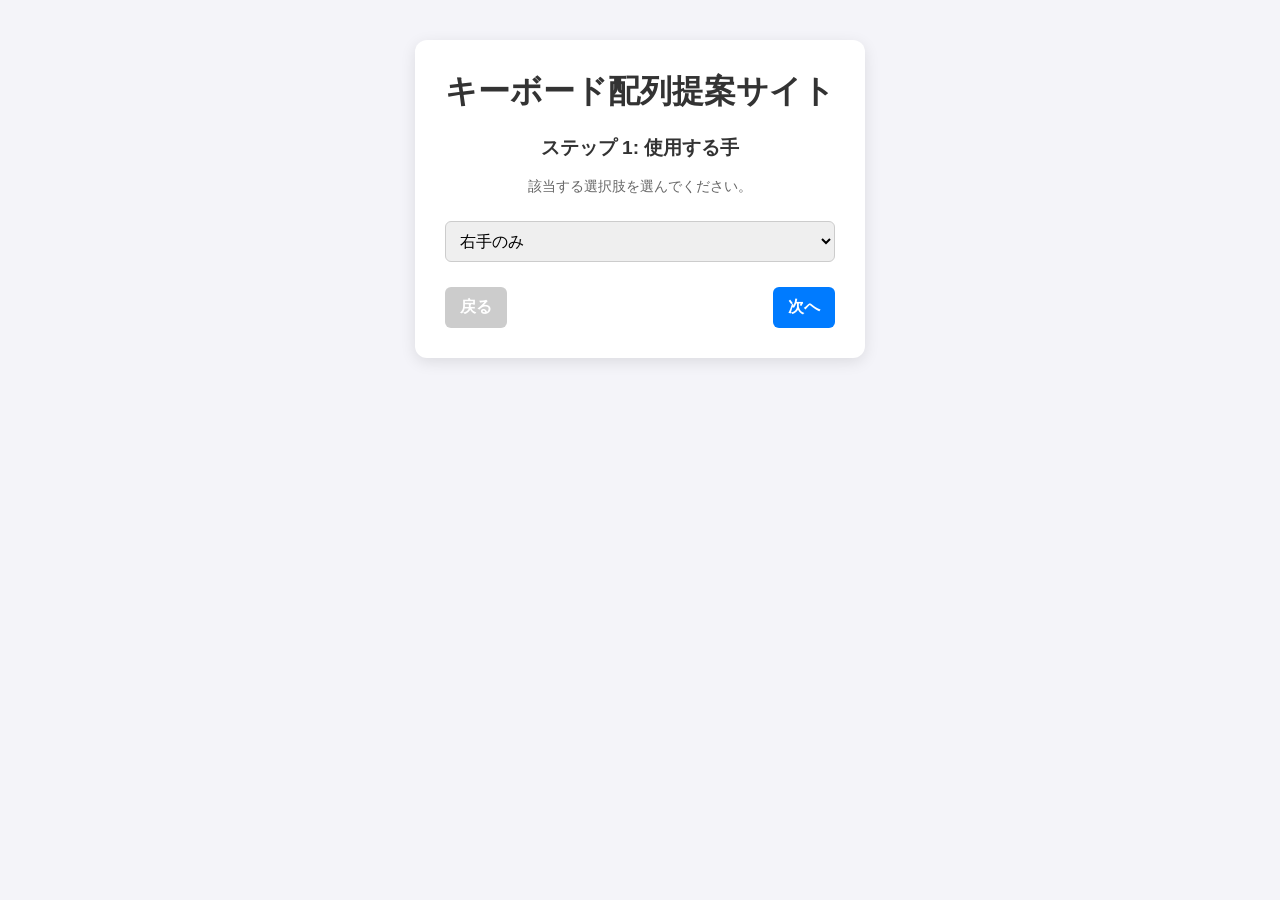
<file: index.html>
<!DOCTYPE html>
<html lang="ja">
<head>
  <meta charset="UTF-8">
  <meta name="viewport" content="width=device-width, initial-scale=1.0">
  <title>ARMSTRONG</title>
  <link rel="stylesheet" href="style.css">
</head>
<body>
  <div class="card">
    <h1>キーボード配列提案サイト</h1>
    
    <div id="confirm-screen" style="display: none;">
      <h2>保存された設定</h2>
      <p>前回保存された設定があります。このまま開始しますか？</p>
      
      <div class="saved-info">
        <p><strong>使用する手:</strong> <span id="confirm-hands"></span></p>
        <p><strong>ホームポジション:</strong> <span id="confirm-keys"></span></p>
        <p><strong>指の割り当て:</strong><br><span id="confirm-mapping" class="small-text"></span></p>
      </div>
      
      <div class="buttons">
        <button id="resetBtn" class="btn-danger">やり直す</button>
        <button id="startBtn" class="btn-success">この設定で開始</button>
      </div>
    </div>

    <div id="wizard-screen" style="display: none;">
      <div class="step" id="step-1">
        <h2>ステップ 1: 使用する手</h2>
        <p>該当する選択肢を選んでください。</p>
        <select id="usehands">
          <option value="right">右手のみ</option>
          <option value="left">左手のみ</option>
          <option value="r&l">両手</option>
        </select>
      </div>

      <div class="step" id="step-2">
        <h2>ステップ 2: ホームポジション</h2>
        <p>指を置くキーを選んでください(最大10個)。</p>
        <div class="keyboard"></div>
        <p class="selected-keys-text">記憶される座標: <span id="selected-keys-display">なし</span></p>
      </div>

      <div class="step" id="step-3">
        <h2 id="step3-title">ステップ 3: 指の割り当て</h2>
        <div>
          <p class="instruction-warning" id="unused-finger-title">使用しない指があれば選択してください</p>
          <div class="finger-buttons" id="finger-buttons-area"></div>
        </div>
        <div>
          <p id="base-instruction-text" class="base-instruction"></p>
          <div id="step3-keyboard-area"></div>
          <p class="selected-keys-text">選択された基準キー: <span id="base-keys-display" class="base-key-display">なし</span></p>
        </div>
      </div>

      <div class="step" id="step-4">
        <h2>ステップ 4: 左手の割り当て</h2>
        <div>
          <p class="instruction-warning">左手で使用しない指があれば選択してください</p>
          <div class="finger-buttons" id="finger-buttons-area-left"></div>
        </div>
        <div>
          <p id="base-instruction-text-left" class="base-instruction"></p>
          <div id="step4-keyboard-area"></div>
          <p class="selected-keys-text">選択された基準キー: <span id="base-keys-display-left" class="base-key-display">なし</span></p>
        </div>
      </div>

      <div class="step" id="step-5">
        <h2>ステップ 5: 割り当ての確認と修正</h2>
        <p>自動計算された指の割り当てです。違う部分はドロップダウンから修正してください。</p>
        <div id="mapping-edit-container">
          <!-- JSでここにリストが生成されます -->
        </div>
      </div>

      <div class="step" id="step-6">
        <h2>設定完了</h2>
        <p>すべての入力が完了しました。設定を保存してください。</p>
      </div>
      
      <div class="buttons">
        <button id="prevBtn" disabled>戻る</button>
        <button id="nextBtn">次へ</button>
        <button id="saveBtn" style="display: none;" class="btn-success">保存して完了</button>
      </div>
    </div>

  </div>

  <script src="common.js"></script>
  <script src="setup.js"></script>
</body>
</html>
</file>
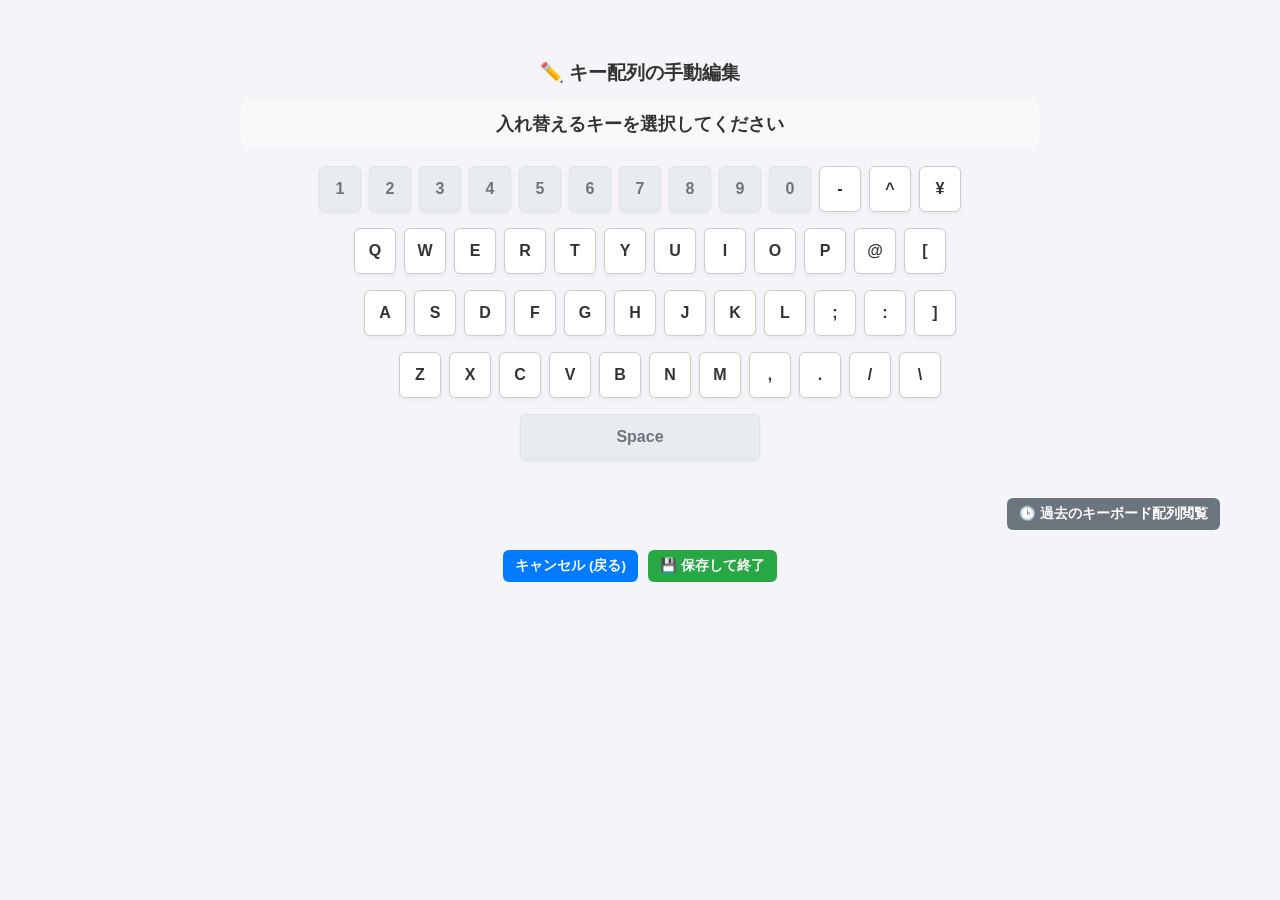
<file: edit.html>
<!DOCTYPE html>
<html lang="ja">
<head>
  <meta charset="UTF-8">
  <meta name="viewport" content="width=device-width, initial-scale=1.0">
  <title>キー配列の手動編集 - ARMSTRONG</title>
  <link rel="stylesheet" href="style.css">
</head>
<body>
  <main class="edit-page">
    <h2>✏️ キー配列の手動編集</h2>
    
    <!-- 状態を表示するメッセージエリア -->
    <div id="message" class="message-area">
      入れ替えるキーを選択してください
    </div>
    
    <!-- キーボード描画エリア -->
    <div id="keyboard-editor">
      <!-- JavaScriptで描画されます -->
    </div>

    <div class="edit-links">
      <a href="history.html" class="btn-secondary btn-small">
        🕒 過去のキーボード配列閲覧
      </a>
    </div>    

    <!-- アクションボタン -->
    <div class="edit-actions">
      <button id="cancelBtn" class="btn-small">キャンセル (戻る)</button>
      <button id="saveBtn" class="btn-success btn-small">💾 保存して終了</button>
    </div>
  </main>
  
  <script src="common.js"></script>
  <script src="edit.js"></script>
</body>
</html>
</file>
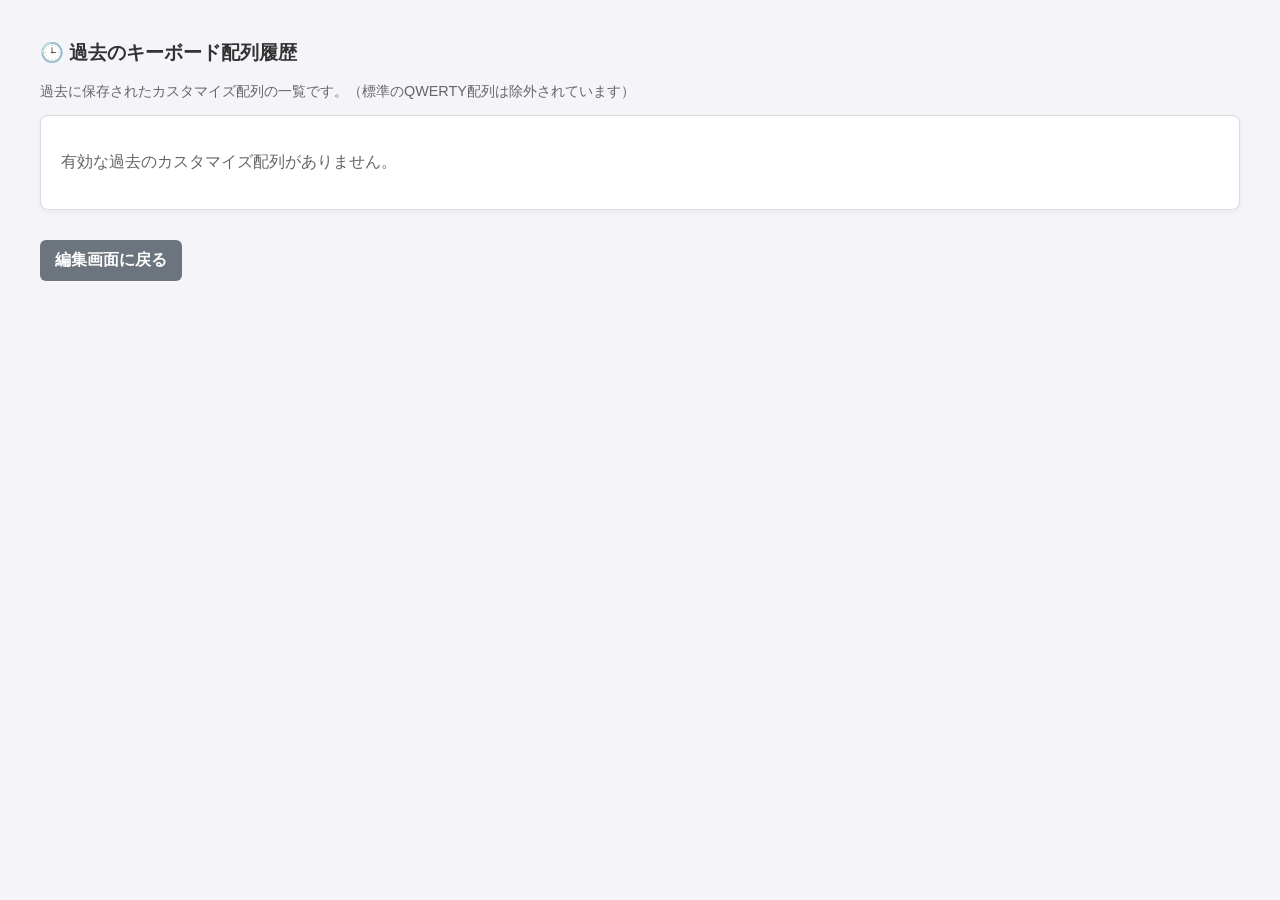
<file: history.html>
<!DOCTYPE html>
<html lang="ja">
<head>
  <meta charset="UTF-8">
  <meta name="viewport" content="width=device-width, initial-scale=1.0">
  <title>過去の配列履歴</title>
  <link rel="stylesheet" href="style.css">
</head>
<body>
  <main class="history-page">
  <h2>🕒 過去のキーボード配列履歴</h2>
  <p>過去に保存されたカスタマイズ配列の一覧です。（標準のQWERTY配列は除外されています）</p>

  <!-- 名前の一覧部分だけを包むカード -->
  <div class="history-card">
    <div class="history-list" id="historyList">
      <!-- JavaScriptでここに履歴アイテムが挿入されます -->
    </div>
  </div>

  <!-- プレビューエリア（変更なし） -->
  <div id="preview-area" class="preview-area">
    <div class="history-preview-container">
      <div class="preview-box">
        <h3 id="preview-title" style="margin-top: 0; text-align: center; color: #4CAF50;"></h3>
        <div id="keyboard-preview" class="history-keyboard"></div>
      </div>
      
      <div class="preview-box">
        <h3 style="margin-top: 0; text-align: center; color: #555;">現在の配列</h3>
        <div id="current-keyboard-preview" class="history-keyboard"></div>
      </div>
    </div>
    
    <div style="text-align: center; margin-top: 35px;">
      <button id="applyBtn" class="btn-primary">✅ この過去の配列を適応する</button>
    </div>
  </div>

  <div style="text-align: left; margin-bottom: 40px;">
    <button id="backBtn" class="btn-secondary">編集画面に戻る</button>
  </div>

  </main>

  <script src="common.js"></script>
  <script src="history.js"></script>
</body>
</html>
</file>
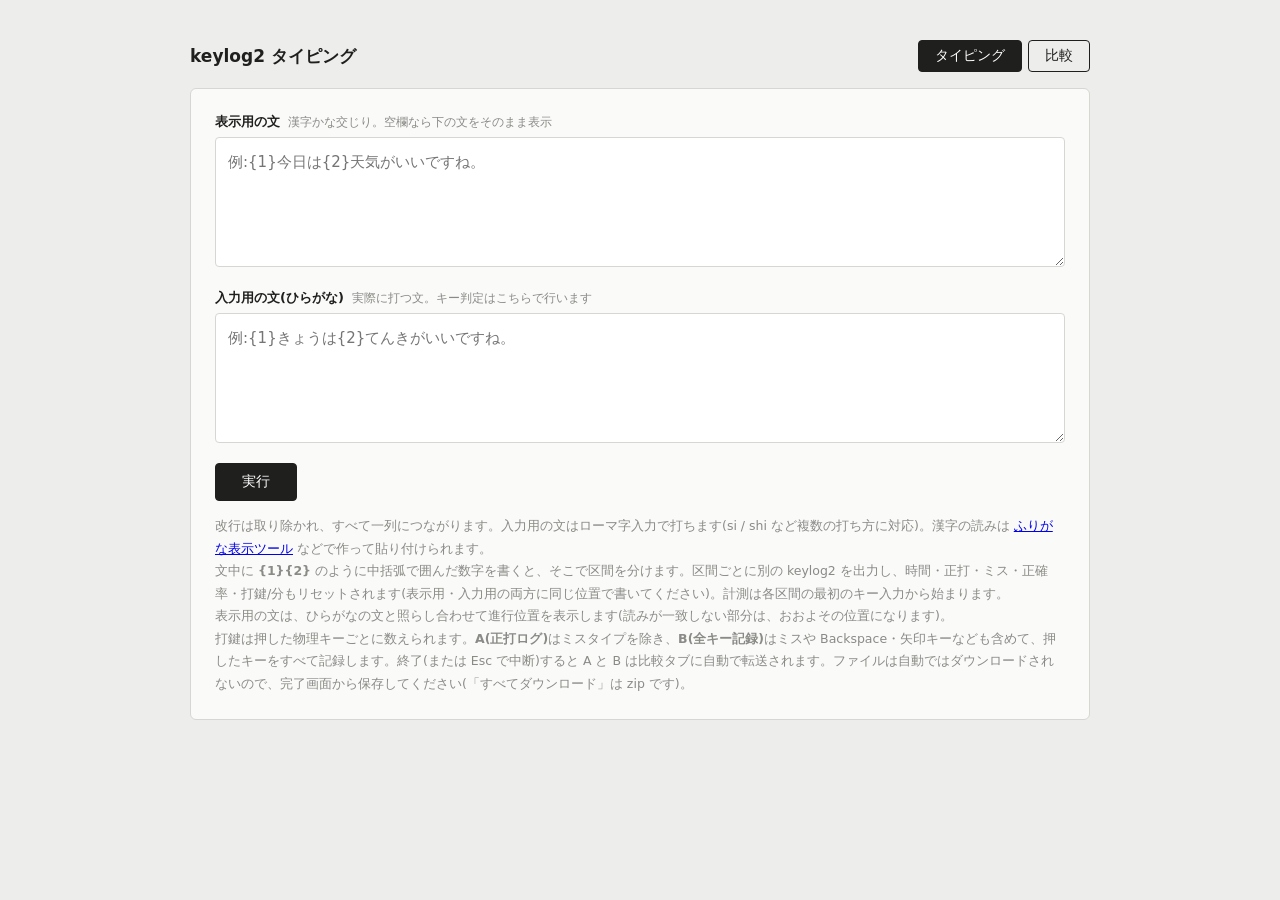
<file: keylog2 - Typer.html>
<!DOCTYPE html>
<html lang="ja">
<head>
<meta charset="utf-8">
<meta name="viewport" content="width=device-width, initial-scale=1">
<title>keylog2 タイピング</title>
<style>
:root{--bg:#ededeb;--card:#fafaf9;--ink:#1f1f1e;--sub:#8a8a86;--line:#d6d6d2;--ng:#c8372d}
*{box-sizing:border-box}
body{margin:0;background:var(--bg);color:var(--ink);font-family:"Hiragino Sans","Yu Gothic UI",system-ui,sans-serif;min-height:100vh;display:flex;justify-content:center;padding:40px 16px}
main{width:100%;max-width:900px}
h1{font-size:17px;font-weight:600;margin:0 0 16px}
.card{background:var(--card);border:1px solid var(--line);border-radius:6px;padding:24px;transition:border-color .12s}
.card.bad{border-color:var(--ng)}
.fld{font-size:13px;font-weight:600;margin:0 0 6px}
.fld span{font-weight:400;color:var(--sub);margin-left:8px;font-size:12px}
textarea+.fld{margin-top:18px}
textarea{width:100%;height:130px;resize:vertical;border:1px solid var(--line);border-radius:4px;padding:12px;font:inherit;font-size:15px;line-height:1.7;background:#fff;color:var(--ink)}
textarea:focus,button:focus-visible{outline:2px solid var(--ink);outline-offset:2px}
button{font:inherit;font-size:14px;border:1px solid var(--ink);background:var(--ink);color:#fff;border-radius:4px;padding:9px 26px;cursor:pointer}
button.ghost{background:transparent;color:var(--ink)}
.row{display:flex;gap:10px;align-items:center;margin-top:16px;flex-wrap:wrap}
.note{font-size:12.5px;color:var(--sub);line-height:1.8;margin:14px 0 0}
.hidden{display:none!important}
.stats{display:flex;gap:28px;font-size:12.5px;color:var(--sub);margin-bottom:14px;flex-wrap:wrap}
.stats b{display:block;color:var(--ink);font-variant-numeric:tabular-nums;font-size:20px;font-weight:600;margin-top:2px}
.bar{height:3px;background:var(--line);margin-bottom:28px}
.bar i{display:block;height:100%;width:0;background:var(--ink)}
.lane{overflow:hidden;white-space:pre;font-family:ui-monospace,"SF Mono",Menlo,Consolas,"Hiragino Sans",monospace}
.lane .in{display:inline-block;transition:transform .09s linear}
#src{font-size:26px;line-height:44px;height:44px;margin-bottom:10px}
#rom{font-size:36px;line-height:56px;height:56px;border-top:1px solid var(--line);padding-top:8px}
.done{color:#b9b9b4}
.cur{background:var(--ink);color:#fff}
#src .done{color:var(--ink)}
#src .rest{color:#b9b9b4}
#src .cur{background:none;color:var(--ink);box-shadow:inset 0 -3px var(--ink)}
#msg{font-size:12.5px;color:var(--sub);margin-top:20px;min-height:1.5em}
#msg.bad{color:var(--ng)}
pre{background:#fff;border:1px solid var(--line);border-radius:4px;padding:12px;font-size:12px;line-height:1.6;overflow:auto;max-height:260px;white-space:pre-wrap;word-break:break-all}
.top{display:flex;align-items:center;justify-content:space-between;margin-bottom:16px;gap:12px;flex-wrap:wrap}
.top h1{margin:0}
.tabs{display:flex;gap:6px}
.tabs button{padding:6px 16px;background:transparent;color:var(--ink)}
.tabs button.on{background:var(--ink);color:#fff}
.slots{display:grid;grid-template-columns:1fr 1fr;gap:14px}
@media (max-width:640px){.slots{grid-template-columns:1fr}}
.slot{border:1px dashed var(--sub);border-radius:4px;padding:16px;min-height:120px}
.slot.over{border-color:var(--ink);background:#fff}
.slot .nm{font-size:13px;font-weight:600}
.slot .fn{font-size:12.5px;color:var(--sub);word-break:break-all;margin:8px 0;line-height:1.6}
.slot button{padding:6px 14px;font-size:13px;margin-right:6px}
.ctl{display:flex;gap:16px;align-items:center;flex-wrap:wrap;font-size:13px;margin:18px 0 12px}
.ctl label{display:flex;gap:6px;align-items:center}
select{font:inherit;font-size:13px;padding:4px 6px;border:1px solid var(--line);background:#fff;border-radius:4px}
table{width:100%;border-collapse:collapse;font-size:13px;font-variant-numeric:tabular-nums}
th,td{padding:5px 8px;border-bottom:1px solid var(--line);text-align:right;font-weight:400}
th{color:var(--sub);font-size:12px}
th:first-child,td:first-child{text-align:left}
td.bars{width:34%;text-align:left}
.b{height:5px;margin:2px 0}
.b.a{background:var(--ink)}
.b.c{background:#a8a8a3}
.pos{color:#1d6fb8}.neg{color:var(--ng)}.zero{color:var(--sub)}
.meta{font-size:12.5px;color:var(--sub);line-height:1.8;margin:0 0 16px}
.tw{overflow-x:auto}
.rb{padding:18px 0;border-top:1px solid var(--line)}
.rb:first-child{border-top:0;padding-top:0}
.rb h2{font-size:15px;margin:0 0 10px;font-weight:600}
.rb .stats b{font-size:18px}
#ctabs{margin:18px 0 0;flex-wrap:wrap}
.sumt{margin-top:6px}
@media (prefers-reduced-motion:reduce){.lane .in{transition:none}}
</style>
</head>
<body>
<main>
<div class="top">
  <h1>keylog2 タイピング</h1>
  <div class="tabs"><button id="tabType" class="on">タイピング</button><button id="tabCmp">比較</button></div>
</div>

<div id="vType">
<section id="setup" class="card">
  <div class="fld">表示用の文<span>漢字かな交じり。空欄なら下の文をそのまま表示</span></div>
  <textarea id="disp" placeholder="例:{1}今日は{2}天気がいいですね。"></textarea>
  <div class="fld">入力用の文(ひらがな)<span>実際に打つ文。キー判定はこちらで行います</span></div>
  <textarea id="text" placeholder="例:{1}きょうは{2}てんきがいいですね。"></textarea>
  <div class="row">
    <button id="run">実行</button>
    <button id="resume" class="ghost hidden">中断データからkeylog2を出力</button>
  </div>
  <p class="note">
    改行は取り除かれ、すべて一列につながります。入力用の文はローマ字入力で打ちます(si / shi など複数の打ち方に対応)。漢字の読みは <a href="https://www.jcinfo.net/ja/tools/kana" target="_blank" rel="noopener">ふりがな表示ツール</a> などで作って貼り付けられます。<br>
    文中に <b>{1}{2}</b> のように中括弧で囲んだ数字を書くと、そこで区間を分けます。区間ごとに別の keylog2 を出力し、時間・正打・ミス・正確率・打鍵/分もリセットされます(表示用・入力用の両方に同じ位置で書いてください)。計測は各区間の最初のキー入力から始まります。<br>
    表示用の文は、ひらがなの文と照らし合わせて進行位置を表示します(読みが一致しない部分は、おおよその位置になります)。<br>
    打鍵は押した物理キーごとに数えられます。<b>A(正打ログ)</b>はミスタイプを除き、<b>B(全キー記録)</b>はミスや Backspace・矢印キーなども含めて、押したキーをすべて記録します。終了(または Esc で中断)すると A と B は比較タブに自動で転送されます。ファイルは自動ではダウンロードされないので、完了画面から保存してください(「すべてダウンロード」は zip です)。
  </p>
</section>

<section id="game" class="card hidden">
  <div class="stats">
    <div id="secBox" class="hidden">区間<b id="secL">-</b></div>
    <div>時間<b id="t">0.0s</b></div>
    <div>正打<b id="c">0</b></div>
    <div>ミス<b id="m">0</b></div>
    <div>正確率<b id="a">100%</b></div>
    <div>打鍵/分<b id="k">0</b></div>
  </div>
  <div class="bar"><i id="bar"></i></div>
  <div class="lane" id="src"><span class="in"></span></div>
  <div class="lane" id="rom"><span class="in"></span></div>
  <div id="msg">IME は半角英数にしてください。Esc で中断して出力します。</div>
</section>

<section id="result" class="card hidden">
  <h1 id="rtitle"></h1>
  <div id="rbody"></div>
  <div class="row">
    <div class="ctl hidden" id="dlOpt" style="flex-basis:100%;margin:0">
      <span>すべてダウンロードの形式:</span>
      <label><input type="radio" name="dlmode" value="split" checked>区画ごとに分ける</label>
      <label><input type="radio" name="dlmode" value="merge">1つに統合する</label>
    </div>
    <button id="dl" class="hidden">すべてダウンロード(zip)</button>
    <button id="dlMA" class="hidden ghost">A(正打)の統合版だけ</button>
    <button id="dlMB" class="hidden ghost">B(全キー)の統合版だけ</button>
    <button id="again" class="ghost">同じ文章でもう一度</button>
    <button id="back" class="ghost">入力に戻る</button>
  </div>
</section>
</div>

<div id="vCmp" class="hidden">
<section class="card">
  <div class="slots">
    <div class="slot" id="slotA">
      <div class="nm">A:生成した keylog2</div>
      <div class="fn" id="fnA">未選択(ここにファイルをドロップ)</div>
      <button class="ghost" id="pickA">ファイルを選択</button><button class="ghost" id="lastA">直前の正打ログを使う</button>
      <input type="file" id="fileA" accept=".keylog2,.txt" class="hidden" multiple>
    </div>
    <div class="slot" id="slotB">
      <div class="nm">B:全キー記録 / 自分の keylog2</div>
      <div class="fn" id="fnB">未選択(ここにファイルをドロップ)</div>
      <button class="ghost" id="pickB">ファイルを選択</button><button class="ghost" id="lastB">直前の全キー記録を使う</button>
      <input type="file" id="fileB" accept=".keylog2,.txt" class="hidden" multiple>
    </div>
  </div>
  <div id="cres" class="hidden">
    <div class="row" style="margin:0 0 4px"><button class="ghost hidden" id="toResult">結果画面でダウンロード</button></div>
    <div class="tabs" id="ctabs"></div>
    <p class="note hidden" id="cnote"></p>
    <div class="ctl">
      <label>表示 <select id="cmode"><option value="abs">実数</option><option value="pct">割合(%)</option></select></label>
      <label>並び順 <select id="csort"><option value="kb">キーボード順</option><option value="diff">差が大きい順</option></select></label>
      <label><input type="checkbox" id="chide" checked>両方0のキーを隠す</label>
      <label><input type="checkbox" id="cdiff">差のあるキーのみ</label>
    </div>
    <div class="stats" id="csum"></div>
    <p class="meta" id="cmeta"></p>
    <div class="tw" id="ctable"></div>
  </div>
  <p class="note" id="chint">A と B を読み込むとキーごとの打鍵数を比較します。タイピングを終えると、その結果(A:正打のみ / B:ミスも含む全キー)が自動で入ります。複数ファイルを選ぶと、ファイル名順に区間ごとの比較になります。</p>
</section>
</div>
</main>

<script>
const $=s=>document.querySelector(s);

// ---- keylog2 の項目(JIS配列の並び) ----
const ORDER=["半角/全角","1","2","3","4","5","6","7","8","9","0","-","^","¥","Backspace","Tab","q","w","e","r","t","y","u","i","o","p","@","左角括弧","CapsLock","a","s","d","f","g","h","j","k","l",";","コロン","右角括弧","Enter","LShift","z","x","c","v","b","n","m","コンマ",".","/","\\","RShift","LCtrl","LWin","LAlt","無変換","Space","変換","かな","RAlt","RWin","Menu","RCtrl"];
const SIDE=["down","up","right","右親指","左親指","left"];
const CODE={Backquote:"半角/全角",Minus:"-",Equal:"^",IntlYen:"¥",BracketLeft:"@",BracketRight:"左角括弧",Semicolon:";",Quote:"コロン",Backslash:"右角括弧",Comma:"コンマ",Period:".",Slash:"/",IntlRo:"\\",Space:"Space",ShiftLeft:"LShift",ShiftRight:"RShift",Backspace:"Backspace",Tab:"Tab",CapsLock:"CapsLock",Enter:"Enter",NumpadEnter:"Enter",ControlLeft:"LCtrl",ControlRight:"RCtrl",MetaLeft:"LWin",MetaRight:"RWin",AltLeft:"LAlt",AltRight:"RAlt",NonConvert:"無変換",Convert:"変換",KanaMode:"かな",ContextMenu:"Menu"};
const SIDEMAP={ArrowDown:"down",ArrowUp:"up",ArrowRight:"right",ArrowLeft:"left"};
function label(code){
  if(CODE[code])return CODE[code];
  let m=/^Key([A-Z])$/.exec(code);if(m)return m[1].toLowerCase();
  m=/^(?:Digit|Numpad)(\d)$/.exec(code);if(m)return m[1];
  return null;
}

// ---- かな → ローマ字(複数候補) ----
const B="あ=a,い=i,う=u,え=e,お=o,か=ka,き=ki,く=ku,け=ke,こ=ko,さ=sa,し=shi|si,す=su,せ=se,そ=so,た=ta,ち=chi|ti,つ=tsu|tu,て=te,と=to,な=na,に=ni,ぬ=nu,ね=ne,の=no,は=ha,ひ=hi,ふ=fu|hu,へ=he,ほ=ho,ま=ma,み=mi,む=mu,め=me,も=mo,や=ya,ゆ=yu,よ=yo,ら=ra,り=ri,る=ru,れ=re,ろ=ro,わ=wa,を=wo,が=ga,ぎ=gi,ぐ=gu,げ=ge,ご=go,ざ=za,じ=ji|zi,ず=zu,ぜ=ze,ぞ=zo,だ=da,ぢ=di,づ=du,で=de,ど=do,ば=ba,び=bi,ぶ=bu,べ=be,ぼ=bo,ぱ=pa,ぴ=pi,ぷ=pu,ぺ=pe,ぽ=po,ゔ=vu,ぁ=xa|la,ぃ=xi|li,ぅ=xu|lu,ぇ=xe|le,ぉ=xo|lo,ゃ=xya|lya,ゅ=xyu|lyu,ょ=xyo|lyo,ゎ=xwa|lwa,"+
"しぇ=she|sye,じぇ=je|zye,ちぇ=che|tye,ふぁ=fa,ふぃ=fi,ふぇ=fe,ふぉ=fo,てぃ=thi,でぃ=dhi,うぃ=wi,うぇ=we,ゔぁ=va,ゔぃ=vi,ゔぇ=ve,ゔぉ=vo";
const MAP={};
B.split(",").forEach(p=>{const [k,v]=p.split("=");MAP[k]=v.split("|");});
const Y={き:["ky"],ぎ:["gy"],し:["sh","sy"],じ:["j","zy","jy"],ち:["ch","ty","cy"],ぢ:["dy"],に:["ny"],ひ:["hy"],び:["by"],ぴ:["py"],み:["my"],り:["ry"]};
const SM={ゃ:"a",ゅ:"u",ょ:"o"};
for(const k in Y)for(const s in SM)MAP[k+s]=Y[k].map(x=>x+SM[s]);
Object.assign(MAP,{"ー":["-"],"、":[","],"。":["."],"「":["["],"」":["]"],"・":["/"],"〜":["~"]});
// 「てぃ」を「て+ぃ」(teli / texi)、「きゃ」を「き+ゃ」(kixya / kilya)のように分けて打つ方法も許可
for(const k of Object.keys(MAP)){
  if(k.length===2&&"ぁぃぅぇぉゃゅょゎ".includes(k[1])&&MAP[k[0]]&&MAP[k[1]])
    MAP[k]=[...new Set([...MAP[k],...MAP[k[0]].flatMap(x=>MAP[k[1]].map(y=>x+y))])];
}

function one(s,i){
  const two=s.substr(i,2);
  if(MAP[two])return{src:two,c:MAP[two]};
  const c=s[i];
  if(c===undefined)return null;
  if(c==="ん"){
    const nx=s[i+1]===undefined?null:(s[i+1]==="っ"?{c:["k"]}:one(s,i+1));
    const f=nx&&nx.c[0][0];
    return(!f||/[aiueony]/.test(f))?{src:c,c:["nn","xn"]}:{src:c,c:["n","nn"],soft:true};
  }
  if(MAP[c])return{src:c,c:MAP[c]};
  if(/^[\x20-\x7e]$/.test(c))return{src:c,c:[c]};
  return null;
}
function tokenize(s){
  const toks=[],bad=new Set();let i=0;
  while(i<s.length){
    if(s[i]==="っ"){
      const nx=s[i+1]==="っ"?null:one(s,i+1);
      const f=nx&&nx.c[0][0];
      if(nx&&/[b-df-hj-mp-tv-z]/.test(f)){
        toks.push({src:"っ"+nx.src,c:[...new Set(nx.c.flatMap(x=>[x[0]+x,...(x.startsWith("ch")?["t"+x]:[])]))]});
        i+=1+nx.src.length;
      }else{toks.push({src:"っ",c:["ltu","xtu"]});i++;}
      continue;
    }
    const t=one(s,i);
    if(!t){bad.add(s[i]);i++;continue;}
    toks.push(t);i+=t.src.length;
  }
  return{toks,bad:[...bad]};
}

// ---- keylog2 生成 ----
const pad=n=>String(n).padStart(2,"0");
const fmt=d=>`${d.getFullYear()}-${pad(d.getMonth()+1)}-${pad(d.getDate())} ${pad(d.getHours())}:${pad(d.getMinutes())}:${pad(d.getSeconds())}`;
const stamp=d=>fmt(d).replace(/[-:]/g,"").replace(" ","_");
const newCounts=()=>Object.fromEntries(ORDER.map(k=>[k,0]));
const newRaw=()=>({...newCounts(),...Object.fromEntries(SIDE.map(k=>[k,0]))});
function rawRec(e){const k=SIDEMAP[e.code]||label(e.code);if(k)S.raw[k]=(S.raw[k]||0)+1;}
function build(counts,end){
  const total=ORDER.reduce((a,k)=>a+counts[k],0)+SIDE.reduce((a,k)=>a+(counts[k]||0),0);
  const d1=ORDER.map(k=>`${k}: ${counts[k]}`).join(", ");
  const d2=SIDE.map(k=>`${k}: ${counts[k]||0}`).join(", ");
  return `/= ${fmt(end)} Keylog =/\r\n\r\n配列設定: JIS\r\n総キー押下イベント数: ${total}\r\n\r\n===\r\n\r\n[{${d1}}],\r\n[{${d2}}],\r\n[{}]\r\n\r\n/==\tend\t==/`;
}
function downloadBlob(blob,name){
  const a=document.createElement("a");
  a.href=URL.createObjectURL(blob);
  a.download=name;document.body.appendChild(a);a.click();a.remove();
  setTimeout(()=>URL.revokeObjectURL(a.href),1500);
}
function download(text,name){downloadBlob(new Blob([text],{type:"text/plain;charset=utf-8"}),name);}

// ---- 簡易 zip 作成(無圧縮) ----
const CRC_T=(()=>{const t=new Uint32Array(256);for(let n=0;n<256;n++){let c=n;for(let k=0;k<8;k++)c=c&1?0xEDB88320^(c>>>1):c>>>1;t[n]=c>>>0;}return t;})();
function crc32(u8){let c=0xFFFFFFFF;for(let i=0;i<u8.length;i++)c=CRC_T[(c^u8[i])&255]^(c>>>8);return(c^0xFFFFFFFF)>>>0;}
function makeZip(files,date=new Date()){
  const enc=new TextEncoder();
  const dt=((date.getFullYear()-1980)<<9)|((date.getMonth()+1)<<5)|date.getDate();
  const tm=(date.getHours()<<11)|(date.getMinutes()<<5)|(date.getSeconds()>>1);
  const chunks=[],cd=[];let off=0;
  for(const f of files){
    const name=enc.encode(f.name),data=enc.encode(f.text),crc=crc32(data);
    const lh=new DataView(new ArrayBuffer(30));
    lh.setUint32(0,0x04034b50,true);lh.setUint16(4,20,true);lh.setUint16(6,0x0800,true);lh.setUint16(8,0,true);
    lh.setUint16(10,tm,true);lh.setUint16(12,dt,true);lh.setUint32(14,crc,true);
    lh.setUint32(18,data.length,true);lh.setUint32(22,data.length,true);lh.setUint16(26,name.length,true);lh.setUint16(28,0,true);
    chunks.push(new Uint8Array(lh.buffer),name,data);
    const ch=new DataView(new ArrayBuffer(46));
    ch.setUint32(0,0x02014b50,true);ch.setUint16(4,20,true);ch.setUint16(6,20,true);ch.setUint16(8,0x0800,true);ch.setUint16(10,0,true);
    ch.setUint16(12,tm,true);ch.setUint16(14,dt,true);ch.setUint32(16,crc,true);
    ch.setUint32(20,data.length,true);ch.setUint32(24,data.length,true);ch.setUint16(28,name.length,true);
    ch.setUint32(42,off,true);
    cd.push(new Uint8Array(ch.buffer),name);
    off+=30+name.length+data.length;
  }
  const cdSize=cd.reduce((a,x)=>a+x.length,0);
  const end=new DataView(new ArrayBuffer(22));
  end.setUint32(0,0x06054b50,true);end.setUint16(8,files.length,true);end.setUint16(10,files.length,true);
  end.setUint32(12,cdSize,true);end.setUint32(16,off,true);
  return new Blob([...chunks,...cd,new Uint8Array(end.buffer)],{type:"application/zip"});
}

// ---- 表示用の文と入力用の文の対応づけ ----
function tokenSegs(toks){let o=0;return toks.map(t=>{const g={t:t.src,rs:o,re:o+t.src.length,unit:true};o=g.re;return g;});}
function align(read,disp){
  const norm=disp.replace(/[\u30A1-\u30F6]/g,c=>String.fromCharCode(c.charCodeAt(0)-0x60));
  const isK=ch=>/[\u3400-\u9FFF\uF900-\uFAFF々〇〆]/.test(ch);
  const runs=[];
  for(let i=0;i<norm.length;i++){
    const k=isK(norm[i]),l=runs[runs.length-1];
    if(l&&l.k===k){l.t+=disp[i];l.n+=norm[i];}else runs.push({k,t:disp[i],n:norm[i]});
  }
  const segs=[];let ptr=0,pend="",hit=0;
  const flush=end=>{if(pend){segs.push({t:pend,rs:ptr,re:end,unit:true});pend="";}};
  for(const r of runs){
    if(r.k){pend+=r.t;continue;}
    let L=r.n.length,idx=-1;
    for(;L>0;L--){idx=read.indexOf(r.n.slice(0,L),ptr+(pend?1:0));if(idx>=0)break;}
    if(idx<0){pend+=r.t;continue;}
    flush(idx);
    segs.push({t:r.t.slice(0,L),rs:idx,re:idx+L});hit++;
    ptr=idx+L;pend=r.t.slice(L);
  }
  flush(read.length);
  if(!hit){
    const n=disp.length,m=read.length;
    return Array.from({length:n},(_,i)=>({t:disp[i],rs:Math.floor(i*m/n),re:Math.floor((i+1)*m/n),unit:true}));
  }
  const last=segs[segs.length-1];
  if(last.unit)last.re=Math.max(last.re,read.length);
  return segs;
}

// ---- ゲーム ----
let S=null,R=null,counts=newCounts(),lastRaw="",lastDisp="";

function esc(s){return s.replace(/[&<>]/g,c=>({"&":"&amp;","<":"&lt;",">":"&gt;"}[c])).replace(/ /g,"␣");}
function lane(el,a,b,c){
  const inn=el.firstElementChild;
  inn.innerHTML=`<span class="done">${esc(a)}</span><span class="cur">${esc(b)}</span><span class="rest">${esc(c)}</span>`;
  const x=inn.querySelector(".cur").getBoundingClientRect().left-inn.getBoundingClientRect().left;
  inn.style.transform=`translateX(${Math.min(0,el.clientWidth*0.3-x)}px)`;
}
function stats(){
  const s=S;if(!s)return;
  const el=s.t0?(performance.now()-s.t0)/1000:0;
  $("#t").textContent=el.toFixed(1)+"s";
  $("#c").textContent=s.hit;
  $("#m").textContent=s.miss;
  $("#a").textContent=(s.hit+s.miss?Math.round(s.hit/(s.hit+s.miss)*100):100)+"%";
  $("#k").textContent=el>0?Math.round(s.hit/el*60):0;
}
const secLabel=i=>S.meta[i].id!==null?"{"+S.meta[i].id+"}":"先頭";
const sufOf=()=>S.multi?"_"+(S.meta[S.sec].id!==null?S.meta[S.sec].id:"0"):"";
function render(){
  const t=S.toks[S.idx];
  const cur=t?(t.c.find(x=>x.startsWith(S.pre))||t.c[0]):"";
  const rest=cur.slice(S.pre.length)+S.toks.slice(S.idx+1).map(x=>x.c[0]).join("");
  lane($("#rom"),S.doneStr+S.pre,rest.slice(0,1),rest.slice(1));
  const rd=S.toks.slice(0,S.idx).reduce((a,x)=>a+x.src.length,0);
  let a="",b="",c="";
  for(const g of S.segs){
    if(g.re<=rd){a+=g.t;continue;}
    if(g.rs>rd){c+=g.t;continue;}
    if(g.unit)b=g.t;
    else{const k=rd-g.rs;a+=g.t.slice(0,k);b=g.t[k]||"";c+=g.t.slice(k+1);}
  }
  lane($("#src"),a,b,c);
  const m=S.meta[S.sec];
  $("#bar").style.width=(Math.min(S.idx,m.to)-m.from)/(m.to-m.from)*100+"%";
  $("#secBox").classList.toggle("hidden",!S.multi);
  if(S.multi)$("#secL").textContent=`${secLabel(S.sec)} ${S.sec+1}/${S.meta.length}`;
  stats();
}
function msg(t,bad){const m=$("#msg");m.textContent=t;m.classList.toggle("bad",!!bad);}
function save(){
  try{localStorage.setItem("keylog2-draft",JSON.stringify({counts,start:S.start.getTime(),last:Date.now(),suf:sufOf()}));}catch(e){}
}

const cleanTxt=t=>t.replace(/[\r\n]+/g,"").replace(/\t/g," ").normalize("NFKC");
// {1}{2} のような中括弧つき数字で区間に分ける
function splitSec(str){
  const parts=[];let last=0,id=null,m;const re=/\{(\d+)\}/g;
  while((m=re.exec(str))){parts.push({id,text:str.slice(last,m.index)});id=m[1];last=m.index+m[0].length;}
  parts.push({id,text:str.slice(last)});
  return parts;
}

function startGame(raw,dispRaw=""){
  const kata=t=>t.replace(/[\u30A1-\u30F6]/g,c=>String.fromCharCode(c.charCodeAt(0)-0x60));
  const secs=splitSec(cleanTxt(raw)).map(p=>({id:p.id,text:kata(p.text).trim()})).filter(p=>p.text);
  if(!secs.length){alert(dispRaw.trim()?"入力用(ひらがな)の文も入力してください。":"文字を入力してください。");return;}
  const toks=[],bad=new Set(),meta=[];
  for(const sc of secs){
    const r=tokenize(sc.text);r.bad.forEach(x=>bad.add(x));
    meta.push({id:sc.id,from:toks.length,to:toks.length+r.toks.length,read:sc.text});
    toks.push(...r.toks);
  }
  if(bad.size){alert("打てない文字が含まれています: "+[...bad].join(" ")+"\n漢字などは読み(ひらがな)に直してください。");return;}
  lastRaw=raw;lastDisp=dispRaw;
  // 表示用の文(区間の構成が入力用と同じなら区間ごとに対応づけ)
  const dsecs=dispRaw.trim()?splitSec(cleanTxt(dispRaw)).map(p=>({id:p.id,text:p.text.trim()})).filter(p=>p.text):[];
  let segs;
  if(!dsecs.length)segs=tokenSegs(toks);
  else if(dsecs.length===meta.length&&dsecs.every((d,i)=>d.id===meta[i].id)){
    segs=[];let off=0;
    meta.forEach((m,i)=>{align(m.read,dsecs[i].text).forEach(g=>segs.push({...g,rs:g.rs+off,re:g.re+off}));off+=m.read.length;});
  }else segs=align(meta.map(m=>m.read).join(""),dsecs.map(d=>d.text).join(""));
  counts=newCounts();
  S={toks,segs,meta,sec:0,results:[],raw:newRaw(),multi:meta.length>1||meta[0].id!==null,idx:0,pre:"",doneStr:"",hit:0,miss:0,t0:0,sh:null,start:new Date()};
  $("#setup").classList.add("hidden");$("#result").classList.add("hidden");$("#game").classList.remove("hidden");
  if(document.activeElement)document.activeElement.blur();
  msg("IME は半角英数にしてください。Esc で中断して出力します。");
  render();
}

// 現在の区間を確定して keylog2 を保存
function sectionResult(){
  const el=S.t0?(performance.now()-S.t0)/1000:0;
  const name=`keylog_${stamp(S.start)}${sufOf()}.keylog2`;
  const end=new Date();
  const out=build(counts,end);
  const total=ORDER.reduce((a,k)=>a+counts[k],0);
  const rawOut=build(S.raw,end),rawName=name.replace(/\.keylog2$/,"_raw.keylog2");
  const rawTotal=ORDER.reduce((a,k)=>a+S.raw[k],0)+SIDE.reduce((a,k)=>a+S.raw[k],0);
  S.results.push({label:S.multi?secLabel(S.sec):"",out,name,el,total,hit:S.hit,miss:S.miss,rawOut,rawName,rawTotal,start:S.start,end,counts:{...counts},raw:{...S.raw}});
}

function onKeyDown(e){
  if(!S)return;
  if(!e.repeat)rawRec(e);   // B用: 正誤に関わらず押した全キーを記録
  if(e.key==="Process"||e.isComposing||e.keyCode===229){msg("IME がオンです。半角英数に切り替えてください。",true);return;}
  if(e.key==="Escape"){e.preventDefault();finish(true);return;}
  if(["Shift","Control","Alt","Meta","CapsLock","AltGraph"].includes(e.key)){
    if(e.key==="Shift"&&!e.repeat)S.sh={code:e.code,used:false};
    return;
  }
  if(e.ctrlKey||e.altKey||e.metaKey)return;
  e.preventDefault();
  if(e.repeat||e.key.length!==1)return;
  if(!S.t0){S.t0=performance.now();S.start=new Date();}   // 区間の最初のキー入力で計測開始
  let t=S.toks[S.idx],p=S.pre+e.key;
  let hit=t.c.filter(x=>x.startsWith(p));
  // 「ん」を n 1回で打つ場合(次が子音): 次のキーが nn の2つ目でなければ「ん」を確定し、次の文字として判定
  if(!hit.length&&t.soft&&S.pre==="n"){
    const nt=S.toks[S.idx+1];
    if(nt&&nt.c.some(x=>x.startsWith(e.key))){
      S.doneStr+="n";S.pre="";S.idx++;
      t=nt;p=e.key;hit=t.c.filter(x=>x.startsWith(p));
    }
  }
  if(!hit.length){
    S.miss++;
    const g=$("#game");g.classList.add("bad");setTimeout(()=>g.classList.remove("bad"),140);
    msg(/[A-Z]/.test(e.key)&&!/[A-Z]/.test(t.c[0])?"ミス(Shift / CapsLock を確認)・記録されません":"ミス・記録されません",true);
    stats();return;
  }
  // 正しい打鍵のみ記録
  const lb=label(e.code);
  if(lb)counts[lb]++;
  if(e.shiftKey){
    if(!S.sh)S.sh={code:"ShiftLeft",used:false};
    if(!S.sh.used){counts[label(S.sh.code)||"LShift"]++;S.sh.used=true;}
  }
  S.hit++;S.pre=p;
  msg("");
  if(hit.includes(p)&&!(t.soft&&p==="n")){
    S.doneStr+=p;S.pre="";S.idx++;
    if(S.idx>=S.meta[S.sec].to){
      const prev=secLabel(S.sec);
      sectionResult();
      if(S.sec+1>=S.meta.length){render();finish(false);return;}
      // 次の区間へ: 記録と各数値をリセット(計測は次の最初のキー入力から)
      S.sec++;counts=newCounts();S.raw=newRaw();S.hit=0;S.miss=0;S.t0=0;S.start=new Date();
      if(S.sh)S.sh.used=false;
      save();render();
      msg(`${prev} を保存しました。続けて ${secLabel(S.sec)} を打ってください。`);
      return;
    }
  }
  save();render();
}
function onKeyUp(e){if(S&&e.key==="Shift")S.sh=null;}

function finish(abort){
  if(!S)return;
  if(abort&&(ORDER.some(k=>counts[k]>0)||ORDER.some(k=>S.raw[k]>0)||SIDE.some(k=>S.raw[k]>0)))sectionResult();
  const s=S;S=null;R=s.results;
  try{localStorage.removeItem("keylog2-draft");}catch(e){}
  $("#rtitle").textContent=abort?"中断しました":"完了しました";
  const accOf=r=>r.hit+r.miss?r.hit/(r.hit+r.miss)*100:100;
  const kpmOf=r=>r.el>0?r.hit/r.el*60:0;
  let html=R.length?R.map((r,i)=>{
    const cells=[["時間",r.el.toFixed(1)+"s"],["正打",r.hit],["ミス(除外)",r.miss],["正確率",Math.round(accOf(r))+"%"],["打鍵/分",Math.round(kpmOf(r))],["A 記録した打鍵",r.total],["B 全キー押下",r.rawTotal]];
    return`<div class="rb">${r.label?`<h2>区間 ${escH(r.label)}</h2>`:""}
      <div class="stats">${cells.map(([a,b])=>`<div>${a}<b>${b}</b></div>`).join("")}</div>
      <p class="meta">A: ${escH(r.name)}<br>B: ${escH(r.rawName)}</p>
      <pre>${escH(r.out)}</pre>
      <div class="row"><button class="dlb" data-i="${i}">A(正打)をダウンロード</button><button class="ghost dlr1" data-i="${i}">B(全キー)をダウンロード</button></div></div>`;
  }).join(""):'<p class="note">記録された打鍵がありません。</p>';
  if(R.length>=2){
    const n=R.length,sum=f=>R.reduce((a,r)=>a+f(r),0);
    const T=sum(r=>r.el),H=sum(r=>r.hit),M=sum(r=>r.miss);
    const d1=v=>(Math.round(v*10)/10).toString();
    const row=(nm,c)=>`<tr><td>${nm}</td>${c.map(x=>`<td>${x}</td>`).join("")}</tr>`;
    html+=`<div class="rb"><h2>全区間の合計・平均(${n}区間)</h2><div class="tw"><table class="sumt"><thead><tr><th></th><th>時間</th><th>正打</th><th>ミス</th><th>正確率</th><th>打鍵/分</th><th>A 記録した打鍵</th><th>B 全キー押下</th></tr></thead><tbody>`
      +row("合計",[T.toFixed(1)+"s",H,M,Math.round(H+M?H/(H+M)*100:100)+"%",Math.round(T>0?H/T*60:0),sum(r=>r.total),sum(r=>r.rawTotal)])
      +row("平均",[(T/n).toFixed(1)+"s",d1(H/n),d1(M/n),Math.round(sum(accOf)/n)+"%",Math.round(sum(kpmOf)/n),d1(sum(r=>r.total)/n),d1(sum(r=>r.rawTotal)/n)])
      +`</tbody></table></div><p class="note">合計の正確率・打鍵/分は全区間をまとめて計算、平均は各区間の値の平均です。</p></div>`;
  }
  $("#rbody").innerHTML=html;
  $("#rbody").querySelectorAll(".dlb").forEach(b=>b.onclick=()=>{const r=R[+b.dataset.i];download(r.out,r.name);});
  $("#rbody").querySelectorAll(".dlr1").forEach(b=>b.onclick=()=>{const r=R[+b.dataset.i];download(r.rawOut,r.rawName);});
  $("#dl").classList.toggle("hidden",!R.length);
  $("#dlOpt").classList.toggle("hidden",R.length<2);
  $("#dlMA").classList.toggle("hidden",R.length<2);
  $("#dlMB").classList.toggle("hidden",R.length<2);
  $("#game").classList.add("hidden");$("#result").classList.remove("hidden");
  if(R.length){loadFromR("A");loadFromR("B");cmpSel=0;renderCmp();switchTab("cmp");}   // 比較へ自動転送
}

document.addEventListener("keydown",onKeyDown);
document.addEventListener("keyup",onKeyUp);
$("#run").onclick=()=>startGame($("#text").value,$("#disp").value);
// 全区画のログを足し合わせて1つの keylog2(A・B)にする
function mergeResults(){
  const sumObj=k=>{const o=newRaw();R.forEach(r=>{for(const key in r[k])o[key]=(o[key]||0)+r[k][key];});return o;};
  const end=R[R.length-1].end,base=`keylog_${stamp(R[0].start)}`;
  return{name:base+".keylog2",rawName:base+"_raw.keylog2",out:build(sumObj("counts"),end),rawOut:build(sumObj("raw"),end),base};
}
$("#dlMA").onclick=()=>{if(R&&R.length>1){const m=mergeResults();download(m.out,m.name);}};
$("#dlMB").onclick=()=>{if(R&&R.length>1){const m=mergeResults();download(m.rawOut,m.rawName);}};
$("#dl").onclick=()=>{
  if(!R||!R.length)return;
  const mode=($('input[name="dlmode"]:checked')||{}).value;
  const files=[];let zipName=`keylog_${stamp(R[0].start)}.zip`;
  if(mode==="merge"&&R.length>1){
    const m=mergeResults();
    files.push({name:m.name,text:m.out},{name:m.rawName,text:m.rawOut});
    zipName=`${m.base}_all.zip`;
  }else R.forEach(r=>files.push({name:r.name,text:r.out},{name:r.rawName,text:r.rawOut}));
  downloadBlob(makeZip(files),zipName);
};
$("#again").onclick=()=>startGame(lastRaw,lastDisp);
$("#back").onclick=()=>{$("#result").classList.add("hidden");$("#setup").classList.remove("hidden");$("#text").focus();};
setInterval(stats,100);

// ---- 比較 ----
let CA=[],CB=[],cmpSel=0;
const escH=s=>String(s).replace(/[&<>]/g,c=>({"&":"&amp;","<":"&lt;",">":"&gt;"}[c]));
function parseLog(text,name){
  const time=(/\/=\s*(.+?)\s*Keylog\s*=\//.exec(text)||[])[1]||"";
  const layout=(/配列設定:\s*(.+?)\s*$/m.exec(text)||[])[1]||"";
  const total=+((/総キー押下イベント数:\s*(\d+)/.exec(text)||[])[1]||0);
  const body=text.includes("===")?text.split("===").slice(1).join("==="):text;
  const map={},order=[];
  for(const m of body.matchAll(/\[\{([\s\S]*?)\}\]/g)){
    for(const q of m[1].matchAll(/(?:^|, )(.+?): (\d+)(?=, |$)/g)){
      const k=q[1].trim();
      if(!(k in map)){order.push(k);map[k]=0;}
      map[k]+=+q[2];
    }
  }
  return order.length?{name,time,layout,total,map,order}:null;
}
const sumOf=o=>Object.values(o.map).reduce((a,b)=>a+b,0);
function showSlot(id){
  const arr=id==="A"?CA:CB;
  $("#fn"+id).textContent=!arr.length?"未選択(ここにファイルをドロップ)":arr.length===1?`${arr[0].name}(${arr[0].time||"日時不明"}・総数 ${sumOf(arr[0])})`:`${arr.length}件: `+arr.map(p=>p.name).join(" / ");
}
async function loadFiles(id,files){
  const list=[...files].sort((x,y)=>x.name.localeCompare(y.name,"ja",{numeric:true}));
  const out=[];
  for(const f of list){
    const p=parseLog(await f.text(),f.name);
    if(!p){alert("keylog2として読み込めませんでした: "+f.name);continue;}
    const m=/_(\d+)(?:_raw)?\.keylog2$/i.exec(f.name);
    p.label=m?"{"+m[1]+"}":"";
    out.push(p);
  }
  if(!out.length)return;
  if(id==="A")CA=out;else CB=out;
  cmpSel=0;showSlot(id);renderCmp();
}
["A","B"].forEach(id=>{
  const slot=$("#slot"+id),inp=$("#file"+id);
  $("#pick"+id).onclick=()=>inp.click();
  inp.onchange=()=>{loadFiles(id,inp.files);inp.value="";};
  slot.ondragover=e=>{e.preventDefault();slot.classList.add("over");};
  slot.ondragleave=()=>slot.classList.remove("over");
  slot.ondrop=e=>{e.preventDefault();slot.classList.remove("over");loadFiles(id,e.dataTransfer.files);};
});
// 直前のタイピング結果(区間ごと)を A / B に読み込む
function loadFromR(id){
  const arr=R.map(r=>Object.assign(parseLog(id==="A"?r.out:r.rawOut,id==="A"?r.name:r.rawName),{label:r.label}));
  if(id==="A")CA=arr;else CB=arr;
  showSlot(id);
}
function useLast(id){
  if(!R||!R.length){alert("直前のタイピング結果がありません。先にタイピングを行うか、ファイルを選択してください。");return;}
  loadFromR(id);cmpSel=0;renderCmp();
}
$("#lastA").onclick=()=>useLast("A");
$("#lastB").onclick=()=>useLast("B");

function combine(arr,avg){
  const map={},order=[];
  arr.forEach(o=>o.order.forEach(k=>{if(!(k in map)){map[k]=0;order.push(k);}map[k]+=o.map[k]||0;}));
  if(avg)for(const k of order)map[k]/=arr.length;
  return{name:`${avg?"平均":"合計"}(${arr.length}区間)`,time:"",layout:arr[0].layout,total:0,map,order,synthetic:true};
}
function viewsOf(){
  const n=Math.min(CA.length,CB.length),v=[];
  for(let i=0;i<n;i++)v.push({label:CA[i].label||CB[i].label||(n>1?`区間 ${i+1}`:"全体"),a:CA[i],b:CB[i]});
  if(n>=2){
    const a=CA.slice(0,n),b=CB.slice(0,n);
    v.push({label:"合計",a:combine(a,false),b:combine(b,false)});
    v.push({label:"平均",a:combine(a,true),b:combine(b,true)});
  }
  return v;
}
function renderCmp(){
  const V=viewsOf();
  $("#cres").classList.toggle("hidden",!V.length);
  $("#chint").classList.toggle("hidden",!!V.length);
  $("#toResult").classList.toggle("hidden",!(R&&R.length));
  if(!V.length)return;
  if(cmpSel>=V.length)cmpSel=0;
  $("#ctabs").innerHTML=V.length>1?V.map((x,i)=>`<button class="${i===cmpSel?"on":"ghost"}" data-i="${i}">${escH(x.label)}</button>`).join(""):"";
  $("#ctabs").querySelectorAll("button").forEach(b=>b.onclick=()=>{cmpSel=+b.dataset.i;renderCmp();});
  const nt=$("#cnote");
  nt.classList.toggle("hidden",CA.length===CB.length);
  nt.textContent=CA.length===CB.length?"":`A は ${CA.length} 件、B は ${CB.length} 件のため、先頭から ${Math.min(CA.length,CB.length)} 区間を比較しています。`;
  const {a:A,b:B}=V[cmpSel];
  const sa=sumOf(A),sb=sumOf(B);
  const keys=[...A.order];B.order.forEach(k=>{if(!keys.includes(k))keys.push(k);});
  const pct=$("#cmode").value==="pct";
  const all=keys.map((k,i)=>{
    const ra=A.map[k]||0,rb=B.map[k]||0;
    return{k,i,ra,rb,a:pct?(sa?ra/sa*100:0):ra,b:pct?(sb?rb/sb*100:0):rb,d:0};
  });
  all.forEach(r=>r.d=r.b-r.a);
  const num=v=>Number.isInteger(v)?String(v):v.toFixed(1);
  const minSum=all.reduce((t,r)=>t+Math.min(r.ra,r.rb),0);
  const ovCount=sa+sb?2*minSum/(sa+sb)*100:0;
  const ovDist=sa&&sb?all.reduce((t,r)=>t+Math.min(r.ra/sa,r.rb/sb),0)*100:0;
  const eq=(x,y)=>Math.abs(x-y)<1e-9;
  const same=all.filter(r=>(r.ra||r.rb)&&eq(r.ra,r.rb)).length;
  const used=all.filter(r=>r.ra||r.rb).length;
  $("#csum").innerHTML=[["A 総数",num(sa)],["B 総数",num(sb)],["総数の差(B−A)",(sb-sa>0?"+":"")+num(sb-sa)],["実数の重なり率",ovCount.toFixed(1)+"%"],["割合の重なり率",ovDist.toFixed(1)+"%"],["完全一致キー",`${same} / ${used}`]]
    .map(([x,y])=>`<div>${x}<b>${y}</b></div>`).join("");
  const info=(o,n)=>o.synthetic?`${n}: ${escH(o.name)}`:`${n}: ${escH(o.name)}(${escH(o.time||"日時不明")} / 配列 ${escH(o.layout||"不明")} / ヘッダ総数 ${o.total} / 項目合計 ${sumOf(o)})`;
  $("#cmeta").innerHTML=info(A,"A")+"<br>"+info(B,"B")+"<br>重なり率 = 2×Σmin(A,B)÷(A総数+B総数)。割合の重なり率は、各ログを総数で割った分布どうしの重なりです。";
  let rows=all;
  if($("#chide").checked)rows=rows.filter(r=>r.ra||r.rb);
  const th=pct?0.005:0.5;
  if($("#cdiff").checked)rows=rows.filter(r=>Math.abs(r.d)>=th);
  if($("#csort").value==="diff")rows=[...rows].sort((x,y)=>Math.abs(y.d)-Math.abs(x.d)||x.i-y.i);
  const f=v=>pct?v.toFixed(2)+"%":num(v);
  const max=Math.max(1e-9,...rows.map(r=>Math.max(r.a,r.b)));
  const body=rows.map(r=>{
    const dd=Math.abs(r.d)<th?0:r.d;
    const cls=dd>0?"pos":dd<0?"neg":"zero";
    const ds=dd===0?"0":(dd>0?"+":"−")+f(Math.abs(r.d));
    return`<tr><td>${escH(r.k)}</td><td>${f(r.a)}</td><td>${f(r.b)}</td><td class="${cls}">${ds}</td>
      <td class="bars"><div class="b a" style="width:${r.a/max*100}%"></div><div class="b c" style="width:${r.b/max*100}%"></div></td></tr>`;
  }).join("");
  $("#ctable").innerHTML=`<table><thead><tr><th>キー</th><th>A</th><th>B</th><th>差(B−A)</th><th style="text-align:left">■ A　■ B</th></tr></thead><tbody>${body||'<tr><td colspan="5">該当するキーがありません</td></tr>'}</tbody></table>`;
}
["cmode","csort","chide","cdiff"].forEach(id=>$("#"+id).onchange=renderCmp);

function switchTab(t){
  if(S&&t==="cmp")return;
  $("#vType").classList.toggle("hidden",t==="cmp");
  $("#vCmp").classList.toggle("hidden",t!=="cmp");
  $("#tabType").classList.toggle("on",t!=="cmp");
  $("#tabCmp").classList.toggle("on",t==="cmp");
}
$("#tabType").onclick=()=>switchTab("type");
$("#toResult").onclick=()=>switchTab("type");
$("#tabCmp").onclick=()=>switchTab("cmp");

// 中断データ(ブラウザ内に保存された途中経過)の復元
try{
  const d=JSON.parse(localStorage.getItem("keylog2-draft")||"null");
  if(d&&d.counts&&Object.values(d.counts).some(v=>v>0)){
    const b=$("#resume");b.classList.remove("hidden");
    b.onclick=()=>{
      const c=Object.assign(newCounts(),d.counts);
      download(build(c,new Date(d.last)),`keylog_${stamp(new Date(d.start))}${d.suf||""}.keylog2`);
    };
  }
}catch(e){}
</script>
</body>
</html>
</file>
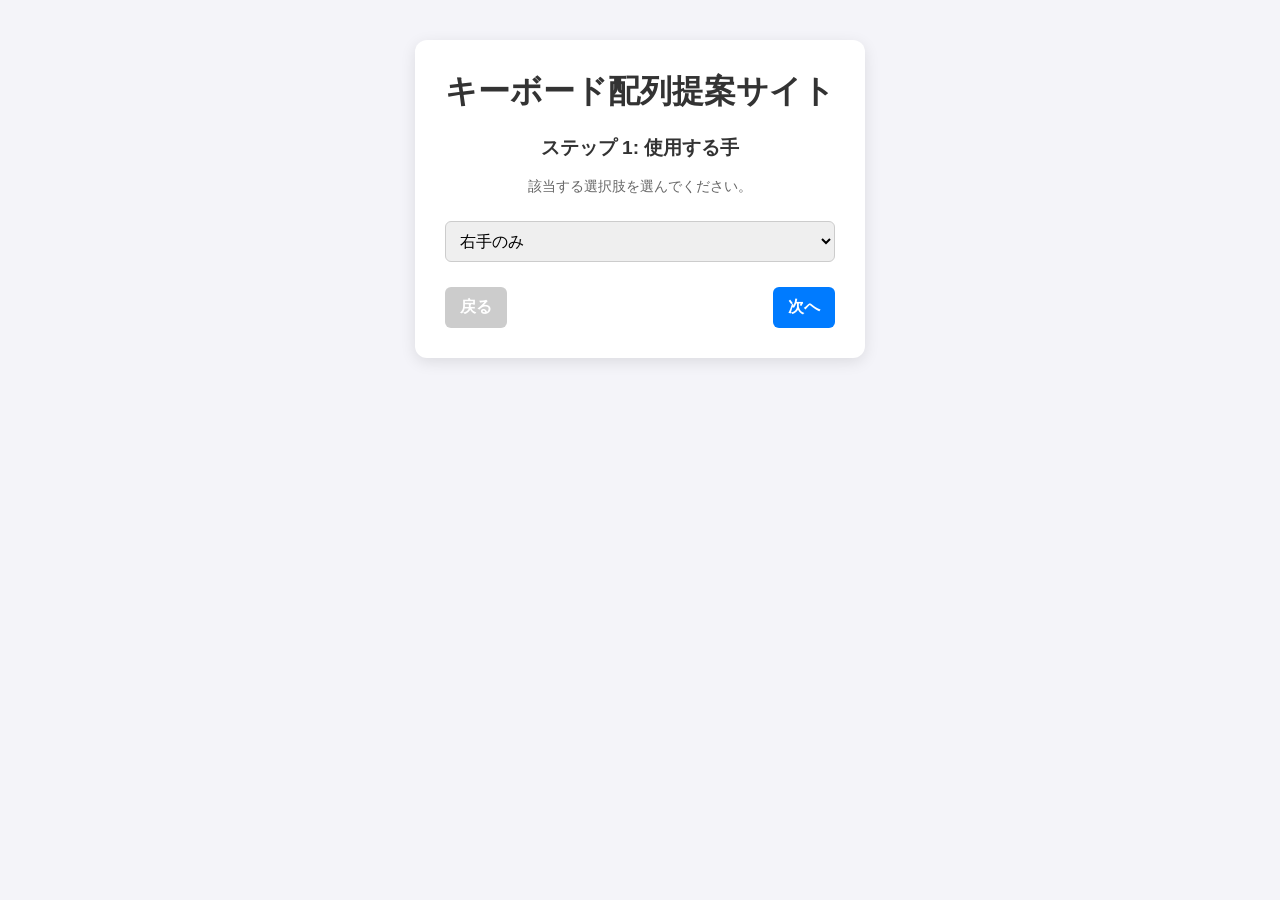
<file: main.html>
<!DOCTYPE html>
<html lang="ja">
<head>
  <meta charset="UTF-8">
  <meta name="viewport" content="width=device-width, initial-scale=1.0">
  <title>ARMSTRONG - メイン画面</title>
  <link rel="stylesheet" href="style.css">
</head>
<body>
  <div class="card main-card">
    <h2>ファイルの選択</h2>
    <p>処理したいkeylog2ファイルを選択してください。</p>
    <p class="privacy-note">ファイルはこのブラウザ内だけで処理され、外部には送信されません。</p>
    
    <div class="file-upload-area">
      <!-- keylog2ファイルのみを受け付けるように設定 -->
      <input type="file" id="fileInput" accept=".keylog2">
    </div>

    <!-- 現在の設定を表示（確認用） -->
    <div class="current-settings">
      <p>【現在適用中の設定】</p>
      <p>使用する手: <strong id="display-hands"></strong></p>
      <p>ホーム座標: <strong id="display-coords"></strong></p>
      <button id="changeSettingsBtn" class="btn-small">設定を変更する</button>
    </div>

    <div class="buttons">
      <button id="sendBtn" class="btn-success" disabled>解析する</button>
      <!-- 解析完了後に表示される次へ進むボタン -->
      <button id="nextPageBtn" class="btn-primary" style="display: none;">次へ進む →</button>
    </div>
  </div>

  <!-- カード外下のナビゲーションエリア（左右に配置） -->
<div class="main-nav">
    <a href="edit.html" class="btn-secondary btn-small">
        配列の編集
    </a>
    <button id="resetQwertyBtn" class="btn-secondary btn-small">
        初期配列(QWERTY)に戻す
    </button>
</div>
  
  <!-- スコア結果表示エリア（初期状態は非表示） -->
  <div id="score-result-area" class="score-container" style="display: none;">
    <div class="score-header">
      <h2>( ´∀｀ ) スコア計算結果</h2>
      <button id="copyTableBtn" class="btn-success btn-small">表データをコピー</button>
    </div>
    <p class="score-note">※物理的負担スコアが高い順</p>
    
    <div class="table-responsive">
      <table id="score-table" class="data-table">
        <thead id="score-thead"></thead>
        <tbody id="score-tbody">
          <!-- JSでここにデータが挿入されます -->
        </tbody>
      </table>
    </div>
  </div>
  <script src="common.js"></script>
  <script src="main.js"></script>
</body>
</html>
</file>
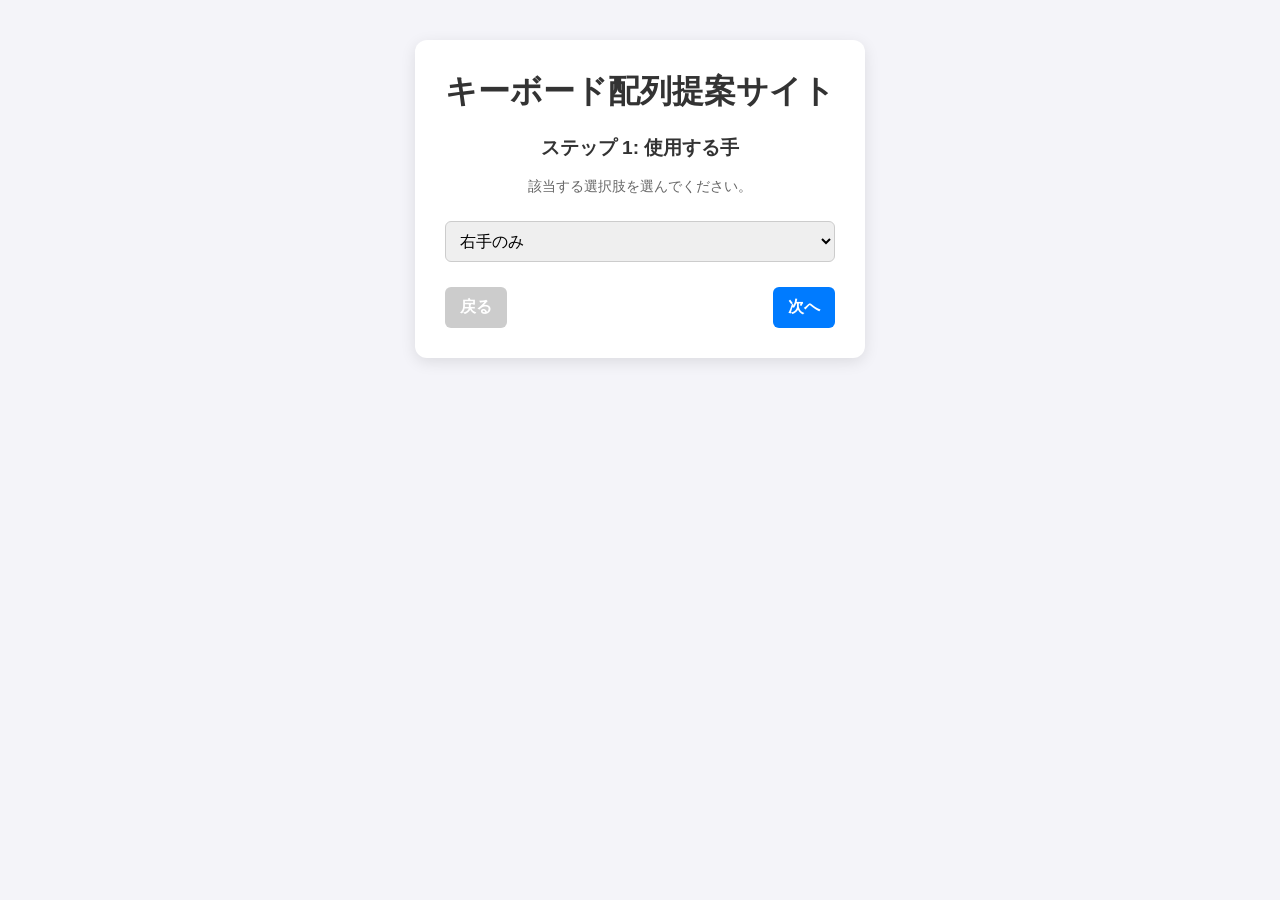
<file: result.html>
<!DOCTYPE html>
<html lang="ja">
<head>
  <meta charset="UTF-8">
  <meta name="viewport" content="width=device-width, initial-scale=1.0">
  <title>ARMSTRONG - キー入れ替え提案</title>
  <link rel="stylesheet" href="style.css">
</head>
<body>
  <!-- ページ全体のラッパー -->
  <div class="wide-page">
  <div class="page-header">
    <h2>⌨️ 入れ替え後キー配置プレビュー</h2>
    <div class="button-group">
      <button id="saveConfigBtn" class="btn-success btn-small">ブラウザに保存</button>
      <button id="backBtn" class="btn-small">← メインに戻る</button>
    </div>
  </div>
    
    <!-- ユーザー設定の確認表示 -->
    <div class="current-settings" style="margin-bottom: 15px;">
      <p style="margin: 0;">使用する手: <strong id="user-hands">-</strong> / ホーム座標数: <strong id="user-coords-count">-</strong></p>
    </div>

    <!-- プレビュー表示エリア -->
    <div class="preview-container">
      <div id="keyboard-preview" class="preview-keyboard">
        <!-- JSでキーボードが描画されます -->
      </div>

      <!-- シンプルな凡例 -->
      <div class="preview-legend">
        <div class="legend-box"></div>
        <span>入れ替えられたキー</span>
      </div>
    </div>
  </div>

  <!-- 隠しコマンド（score）で表示される詳細テーブルエリア -->
  <div id="suggestion-area" class="result-card" style="display: none; margin-top: 30px;">
    <h3>📊 詳細データ・提案リスト</h3>
    <div style="text-align: left; margin-top: 10px; font-size: 0.85em; color: #555;">
      <p style="margin: 3px 0;"><strong>【改善対象】</strong> 負担スコア ≥ 0.75 かつ 使用頻度 &gt; 0%（使用頻度順）</p>
      <p style="margin: 3px 0;"><strong>【交換条件】</strong> 対象キーより負担・頻度ともに低く、総合的に最も数値が小さいキーと交換</p>
    </div>

    <div class="table-responsive" style="margin-top: 15px;">
      <table id="suggestion-table" class="data-table">
        <thead>
          <tr>
            <th>順位</th>
            <th>改善キー</th>
            <th>対象頻度</th>
            <th>対象負担</th>
            <th>推奨交換先キー</th>
            <th>交換先負担</th>
            <th>交換先頻度</th>
          </tr>
        </thead>
        <tbody id="suggestion-tbody">
          <!-- JSで動的生成 -->
        </tbody>
      </table>
    </div>
  </div>

  <script src="common.js"></script>
  <script src="result.js"></script>
</body>
</html>
</file>
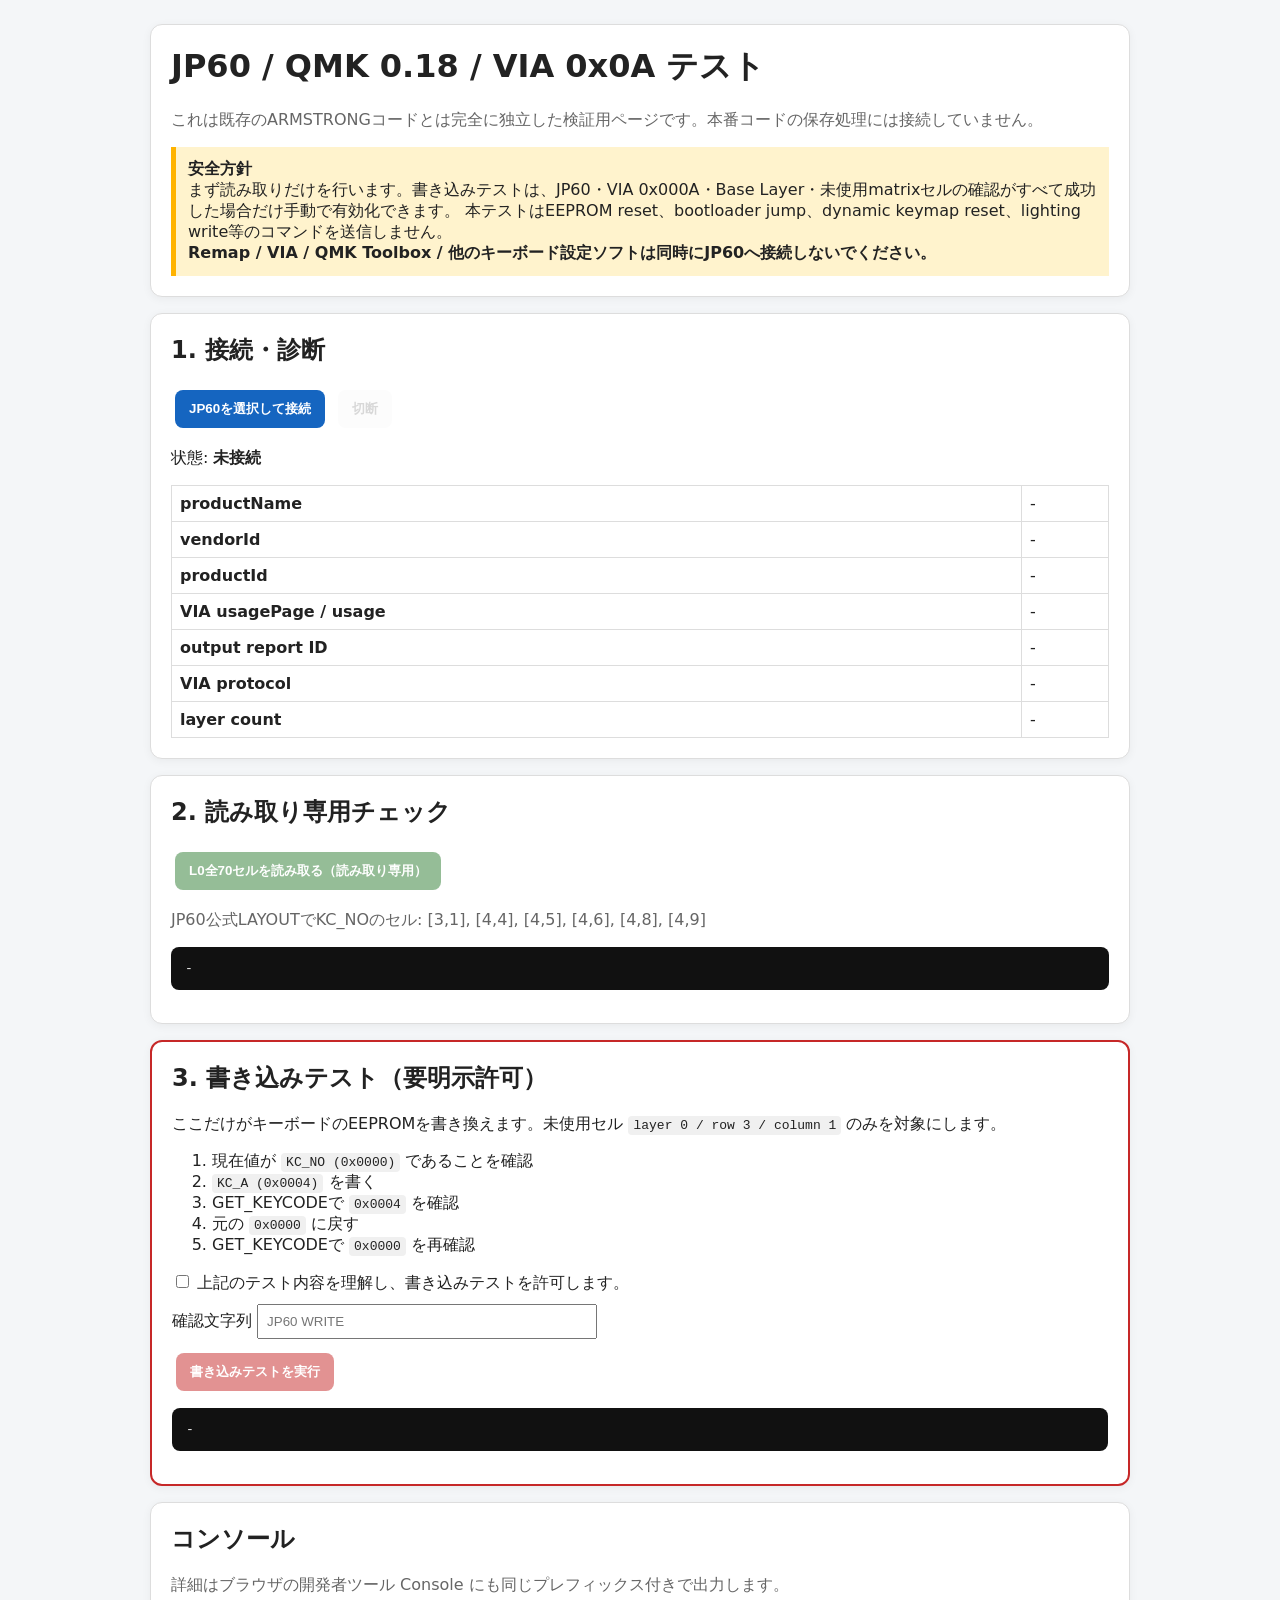
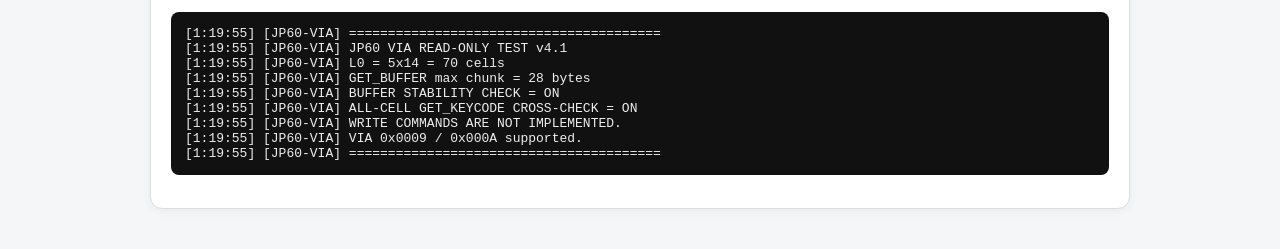
<file: jp60test/jp60-via-test.html>
<!doctype html>
<html lang="ja">
<head>
  <meta charset="utf-8">
  <meta name="viewport" content="width=device-width, initial-scale=1">
  <title>JP60 VIA 0.18 テスト</title>
  <style>
    :root { font-family: system-ui, sans-serif; color: #222; background: #f4f6f8; }
    body { margin: 0; padding: 24px; }
    main { max-width: 980px; margin: 0 auto; }
    .card { background: #fff; border: 1px solid #ddd; border-radius: 12px; padding: 20px; margin-bottom: 16px; box-shadow: 0 2px 10px rgba(0,0,0,.05); }
    h1, h2 { margin-top: 0; }
    button { padding: 10px 14px; margin: 4px; border: 0; border-radius: 8px; cursor: pointer; font-weight: 700; }
    button:disabled { opacity: .5; cursor: not-allowed; }
    .primary { background: #1565c0; color: white; }
    .safe { background: #2e7d32; color: white; }
    .danger { background: #c62828; color: white; }
    .muted { color: #666; }
    .warning { background: #fff3cd; border-left: 5px solid #ffb300; padding: 12px; }
    .status { font-weight: 700; }
    pre { background: #111; color: #eee; padding: 14px; border-radius: 8px; overflow: auto; max-height: 360px; }
    table { border-collapse: collapse; width: 100%; }
    th, td { border: 1px solid #ddd; padding: 8px; text-align: left; }
    code { background: #f0f0f0; padding: 2px 5px; border-radius: 4px; }
    label { display: block; margin: 10px 0; }
    input[type="text"] { padding: 8px; width: min(320px, 100%); }
    .danger-zone { border: 2px solid #c62828; }
  </style>
</head>
<body>
<main>
  <div class="card">
    <h1>JP60 / QMK 0.18 / VIA 0x0A テスト</h1>
    <p class="muted">これは既存のARMSTRONGコードとは完全に独立した検証用ページです。本番コードの保存処理には接続していません。</p>
    <div class="warning">
      <strong>安全方針</strong><br>
      まず読み取りだけを行います。書き込みテストは、JP60・VIA 0x000A・Base Layer・未使用matrixセルの確認がすべて成功した場合だけ手動で有効化できます。
      本テストはEEPROM reset、bootloader jump、dynamic keymap reset、lighting write等のコマンドを送信しません。<br><strong>Remap / VIA / QMK Toolbox / 他のキーボード設定ソフトは同時にJP60へ接続しないでください。</strong>
    </div>
  </div>

  <div class="card">
    <h2>1. 接続・診断</h2>
    <button id="connectBtn" class="primary">JP60を選択して接続</button>
    <button id="disconnectBtn">切断</button>
    <p>状態: <span id="status" class="status">未接続</span></p>
    <table>
      <tbody>
        <tr><th>productName</th><td id="productName">-</td></tr>
        <tr><th>vendorId</th><td id="vendorId">-</td></tr>
        <tr><th>productId</th><td id="productId">-</td></tr>
        <tr><th>VIA usagePage / usage</th><td id="usageInfo">-</td></tr>
        <tr><th>output report ID</th><td id="reportId">-</td></tr>
        <tr><th>VIA protocol</th><td id="protocol">-</td></tr>
        <tr><th>layer count</th><td id="layers">-</td></tr>
      </tbody>
    </table>
  </div>

  <div class="card">
    <h2>2. 読み取り専用チェック</h2>
    <button id="readUnusedBtn" class="safe" disabled>未使用matrixセルを読む</button>
    <p class="muted">JP60公式LAYOUTでKC_NOのセル: [3,1], [4,4], [4,5], [4,6], [4,8], [4,9]</p>
    <pre id="readResult">-</pre>
  </div>

  <div class="card danger-zone">
    <h2>3. 書き込みテスト（要明示許可）</h2>
    <p>ここだけがキーボードのEEPROMを書き換えます。未使用セル <code>layer 0 / row 3 / column 1</code> のみを対象にします。</p>
    <ol>
      <li>現在値が <code>KC_NO (0x0000)</code> であることを確認</li>
      <li><code>KC_A (0x0004)</code> を書く</li>
      <li>GET_KEYCODEで <code>0x0004</code> を確認</li>
      <li>元の <code>0x0000</code> に戻す</li>
      <li>GET_KEYCODEで <code>0x0000</code> を再確認</li>
    </ol>
    <label><input type="checkbox" id="enableWrite"> 上記のテスト内容を理解し、書き込みテストを許可します。</label>
    <label>確認文字列 <input id="confirmText" type="text" placeholder="JP60 WRITE"></label>
    <button id="writeTestBtn" class="danger" disabled>書き込みテストを実行</button>
    <pre id="writeResult">-</pre>
  </div>

  <div class="card">
    <h2>コンソール</h2>
    <p class="muted">詳細はブラウザの開発者ツール Console にも同じプレフィックス付きで出力します。</p>
    <pre id="logView"></pre>
  </div>
</main>
<script src="jp60-via-test.js?v=3"></script>
</body>
</html>
</file>
<file: style.css>
* {
  box-sizing: border-box;
}

:root {
  --bg: #f4f4f9;
  --surface: #ffffff;
  --text: #333;
  --muted: #666;
  --primary: #007bff;
  --success: #28a745;
  --danger: #dc3545;
  --border: #dee2e6;
  --key-size: 35px;
  --preview-key-width: 42px;
  --preview-key-height: 48px;
}

body {
  margin: 0;
  min-height: 100vh;
  padding: 40px 16px;
  font-family: sans-serif;
  background: var(--bg);
  color: var(--text);
}

button,
input,
select {
  font: inherit;
}

button {
  padding: 10px 15px;
  border: 0;
  border-radius: 6px;
  background: var(--primary);
  color: #fff;
  cursor: pointer;
  font-weight: 700;
}

button:hover:not(:disabled) {
  filter: brightness(0.92);
}

button:disabled {
  background: #ccc;
  cursor: not-allowed;
}

input,
select {
  width: 100%;
  padding: 10px;
  margin-top: 10px;
  border: 1px solid #ccc;
  border-radius: 6px;
}

select.mapping-select {
  width: auto;
  min-width: 150px;
  margin-top: 0;
}

.card {
  width: 450px;
  max-width: 100%;
  margin: 0 auto;
  padding: 30px;
  background: var(--surface);
  border-radius: 12px;
  box-shadow: 0 4px 15px rgba(0, 0, 0, 0.1);
  text-align: center;
}

.main-card {
  width: 700px;
}

.result-card {
  width: 900px;
  max-width: 100%;
  margin: 30px auto;
}

h1,
h2 {
  margin-top: 0;
  color: var(--text);
}

h2 {
  font-size: 1.2rem;
}

p {
  font-size: 0.9rem;
  color: var(--muted);
}

.privacy-note {
  margin: 16px 0 0;
  padding: 10px 12px;
  border-radius: 6px;
  background: #f8f9fa;
  font-size: 0.85rem;
}

.step {
  display: none;
}

.step.active {
  display: block;
}

.buttons {
  margin-top: 25px;
  display: flex;
  justify-content: space-between;
  gap: 10px;
}

.btn-success {
  background: var(--success);
}

.btn-danger {
  background: var(--danger);
}

.btn-primary {
  background: var(--primary);
}

.btn-secondary {
  background: #6c757d;
}

.btn-small {
  padding: 7px 12px;
  font-size: 0.85rem;
}

/* <a> をボタンとして使っている箇所も、button と同じ見た目にする */
a.btn-success,
a.btn-danger,
a.btn-primary,
a.btn-secondary {
  display: inline-block;
  color: #fff;
  text-decoration: none;
  border: 0;
  border-radius: 6px;
  font-weight: 700;
}

.saved-info {
  margin: 15px 0;
  padding: 10px 15px;
  border-left: 4px solid var(--primary);
  border-radius: 4px;
  background: #f8f9fa;
  text-align: left;
}

.saved-info p {
  margin: 5px 0;
  color: var(--text);
}

.keyboard {
  display: flex;
  flex-direction: column;
  gap: 8px;
  margin: 20px 0;
  align-items: center;
}

.keyboard-row {
  display: flex;
  gap: 5px;
}

.keyboard-row:nth-child(2) {
  margin-left: 15px;
}

.keyboard-row:nth-child(3) {
  margin-left: 30px;
}

.key {
  width: var(--key-size);
  height: var(--key-size);
  padding: 0;
  border: 1px solid #ccc;
  border-radius: 4px;
  background: #fff;
  color: #333;
  display: flex;
  align-items: center;
  justify-content: center;
  font-weight: 700;
}

.key.selected {
  background: var(--primary);
  color: #fff;
  border-color: #0056b3;
  box-shadow: 0 0 5px rgba(0, 123, 255, 0.3);
}

.key.disabled-key {
  background: #f8f9fa;
  color: #ced4da;
  border-color: #e9ecef;
  cursor: not-allowed;
  box-shadow: none;
}

.key.available-base-key {
  background: #e7f1ff;
  border-color: var(--primary);
  color: var(--primary);
}

.key.selected-base {
  background: var(--success);
  color: #fff;
  border-color: #218838;
  box-shadow: 0 0 5px rgba(40, 167, 69, 0.35);
}

.space-row {
  justify-content: center;
  margin-left: 0 !important;
}

.key.space-key {
  width: 180px;
  font-size: 0.85rem;
}

.selected-keys-text {
  min-height: 20px;
  font-weight: 700;
  color: var(--primary);
}

.finger-buttons {
  display: flex;
  flex-wrap: wrap;
  justify-content: center;
  gap: 8px;
  margin: 15px 0;
}

.finger-btn {
  padding: 8px 12px;
  border: 2px solid transparent;
  border-radius: 20px;
  background: #e9ecef;
  color: #555;
  font-size: 0.85rem;
}

.finger-btn.selected-finger {
  background: var(--danger);
  color: #fff;
  border-color: #a71d2a;
}

#mapping-edit-container {
  display: flex;
  flex-direction: column;
  gap: 10px;
  margin-top: 15px;
}

.mapping-row {
  display: flex;
  align-items: center;
  justify-content: space-between;
  gap: 12px;
  padding: 10px 15px;
  border: 1px solid var(--border);
  border-radius: 6px;
  background: #fff;
}

.mapping-key-label {
  font-weight: 700;
}

.mapping-select.duplicate-finger {
  color: var(--danger);
  border-color: var(--danger);
  font-weight: 700;
}

.file-upload-area {
  margin: 20px 0;
  padding: 20px;
  border: 2px dashed var(--primary);
  border-radius: 8px;
  background: #f8fbff;
}

.file-upload-area input[type="file"] {
  margin: 0;
  padding: 0;
  border: 0;
  background: transparent;
}

.current-settings {
  margin-top: 20px;
  padding: 15px;
  border-radius: 6px;
  background: #f1f3f5;
  text-align: left;
  font-size: 0.9rem;
}

.current-settings p {
  margin: 5px 0;
  color: #555;
}

.main-nav {
  display: flex;
  flex-wrap: wrap;
  justify-content: center;
  gap: 16px;
  width: min(800px, 100%);
  margin: 10px auto 20px;
}

.analysis-status {
  margin-left: 10px;
  color: var(--success);
  font-weight: 700;
  font-size: 0.9rem;
}

.score-container {
  width: min(1000px, 100%);
  margin: 40px auto 60px;
  padding: 20px;
  background: #fff;
  border-top: 2px dashed #ccc;
  border-radius: 8px;
  box-shadow: 0 4px 15px rgba(0, 0, 0, 0.05);
}

.score-header {
  display: flex;
  align-items: center;
  justify-content: space-between;
  gap: 12px;
  margin-bottom: 10px;
}

.score-header h2 {
  margin: 0;
}

.table-responsive {
  width: 100%;
  overflow-x: auto;
}

.data-table {
  width: 100%;
  min-width: 650px;
  border-collapse: collapse;
  text-align: left;
}

.data-table th,
.data-table td {
  padding: 10px 12px;
  border-bottom: 1px solid #eee;
}

.data-table th {
  background: #f8f9fa;
  border-bottom: 2px solid var(--border);
  white-space: nowrap;
}

.edit-page {
  width: min(1200px, 100%);
  margin: 0 auto;
  padding: 20px;
}

.edit-keyboard-row {
  display: flex;
  gap: 8px;
  margin-bottom: 8px;
  justify-content: center;
}

.edit-key {
  width: 42px;
  height: 46px;
  padding: 0;
  border: 1px solid #ccc;
  border-radius: 6px;
  background: #fff;
  color: #333;
  box-shadow: 0 2px 4px rgba(0, 0, 0, 0.05);
  display: flex;
  align-items: center;
  justify-content: center;
  font-weight: 700;
  cursor: pointer;
  transition: background-color 0.15s;
}

.edit-key:hover:not(.disabled-key):not(.selected):not(.swapped) {
  background: #e0e0e0;
}

.edit-key.selected {
  background: #4caf50;
  color: #fff;
  border-color: #388e3c;
}

.edit-key.swapped {
  background: #f44336;
  color: #fff;
  border-color: #d32f2f;
}

.edit-key.disabled-key {
  background: #e9ecef;
  color: #6c757d;
  border-color: #dee2e6;
  cursor: not-allowed;
}

.message-area {
  width: min(800px, 100%);
  margin: 0 auto 20px;
  padding: 10px;
  border-radius: 8px;
  background: #f8f9fa;
  text-align: center;
  font-size: 1.1rem;
  font-weight: 700;
}

.message-area.is-active {
  color: #388e3c;
}

.history-page {
  width: min(1200px, 100%);
  margin: 0 auto;
}

.history-card {
  max-height: 260px;
  margin-bottom: 30px;
  padding: 20px;
  overflow-y: auto;
  border: 1px solid #ddd;
  border-radius: 8px;
  background: #fff;
  box-shadow: 0 2px 6px rgba(0, 0, 0, 0.05);
}

.history-list {
  display: flex;
  flex-direction: column;
  gap: 10px;
}

.history-item {
  padding: 12px 18px;
  border: 1px solid #eee;
  border-radius: 6px;
  background: #fafafa;
  cursor: pointer;
  transition: background-color 0.15s;
}

.history-item:hover {
  background: #e9ecef;
}

.history-item.selected {
  border-left: 6px solid #4caf50;
  background: #e8f5e9;
  font-weight: 700;
}

.preview-area {
  display: none;
  margin-bottom: 30px;
  padding: 30px;
  border: 1px solid #eee;
  border-radius: 8px;
  background: #fff;
  box-shadow: 0 2px 6px rgba(0, 0, 0, 0.05);
}

.history-preview-container {
  display: flex;
  gap: 24px;
}

.preview-box {
  flex: 1;
  min-width: 0;
  padding: 20px;
  border: 1px solid #ddd;
  border-radius: 6px;
  background: #f9f9f9;
}

.history-keyboard-row {
  display: flex;
  justify-content: center;
  gap: calc(var(--k) * 0.17);
}

.history-key {
  width: var(--k);
  height: calc(var(--k) * 1.09);
  flex: 0 0 auto;
  border: 1px solid #ccc;
  border-radius: 4px;
  background: #fff;
  display: flex;
  align-items: center;
  justify-content: center;
  font-size: clamp(9px, calc(var(--k) * 0.38), 16px);
}

.history-key.space-key {
  width: calc(var(--k) * 6.1);
}

.history-key.swapped-key {
  background: #ffeb3b;
  border-color: #fbc02d;
  font-weight: 700;
}

.preview-container {
  width: min(1100px, 100%);
  margin: 15px auto;
  padding: 20px;
  overflow-x: auto;
  border: 1px solid var(--border);
  border-radius: 8px;
  background: #fff;
}

.preview-keyboard {
  min-width: 750px;
  display: flex;
  flex-direction: column;
  gap: 8px;
  align-items: center;
}

.preview-row {
  display: flex;
  gap: 6px;
}

.preview-row:nth-child(2) {
  margin-left: 20px;
}

.preview-row:nth-child(3) {
  margin-left: 40px;
}

.preview-row:nth-child(4) {
  margin-left: 60px;
}

.preview-key {
  width: var(--preview-key-width);
  min-width: var(--preview-key-width);
  height: var(--preview-key-height);
  padding: 4px;
  border: 1px solid #ccc;
  border-radius: 6px;
  background: #fff;
  display: flex;
  flex-direction: column;
  align-items: center;
  justify-content: center;
  font-size: 0.85rem;
  box-shadow: 0 2px 4px rgba(0, 0, 0, 0.05);
}

.preview-key.space-key {
  width: 240px;
}

.preview-key.swapped-key {
  background: #e2f0ff;
  border-color: var(--primary);
  color: #004085;
  font-weight: 700;
}

.original-label {
  margin-top: 2px;
  color: #666;
  font-size: 0.65rem;
}

.preview-legend {
  display: flex;
  align-items: center;
  justify-content: center;
  gap: 8px;
  margin-top: 15px;
  font-size: 0.85rem;
}

.legend-box {
  width: 16px;
  height: 16px;
  border: 1px solid var(--primary);
  border-radius: 3px;
  background: #e2f0ff;
}

.target-key {
  color: var(--danger);
}

.candidate-key {
  color: var(--success);
}

.no-candidate {
  color: #888;
  text-align: center;
  font-size: 0.85rem;
}

@media (max-width: 800px) {
  body {
    padding: 20px 10px;
  }

  .main-card,
  .result-card,
  .card {
    width: 100%;
  }

  .history-preview-container {
    flex-direction: column;
  }

  .mapping-row {
    align-items: flex-start;
    flex-direction: column;
  }

  select.mapping-select {
    width: 100%;
  }

  .score-header {
    align-items: flex-start;
    flex-direction: column;
  }
}

/* --- インライン style から移した共通パーツ --- */
:root {
  --indent-1: 20px;
  --indent-2: 40px;
  --indent-3: 60px;
}

.instruction-warning { color: #d9534f; font-weight: 700; }
.base-instruction { margin-bottom: 15px; }
.base-instruction .emphasis { color: #d9534f; font-size: 1.2em; }
.base-key-display { color: var(--success); }
.small-text { font-size: 0.85em; }
.key.done-key { background: #d1e7dd; }

.wide-page { width: min(1200px, 100%); margin: 0 auto; }
.page-header { display: flex; align-items: center; justify-content: space-between; gap: 16px; margin-bottom: 10px; }
.page-header h2 { margin: 0; }
.button-group { display: flex; flex-wrap: wrap; gap: 10px; }

/* 手動編集・履歴のキーボード(段ごとのずらしは共通の --indent-*) */
.edit-page h2 { text-align: center; }
#keyboard-editor { display: flex; flex-direction: column; align-items: center; gap: 8px; margin-bottom: 30px; }
.edit-links { margin: 15px 0 20px; text-align: right; }
.edit-actions { display: flex; justify-content: center; gap: 10px; }
.edit-key.space-key { width: 240px; }
/* 最も長い段(数字行13キー)が枠の幅にちょうど収まる大きさ。広い画面では従来の46pxを上限にする */
.history-keyboard {
  container-type: inline-size;
  --k: min(46px, calc(100cqw / 15.1));
  display: flex;
  flex-direction: column;
  align-items: center;
  gap: calc(var(--k) * 0.17);
  width: 100%;
}
.edit-keyboard-row:nth-child(2) { padding-left: var(--indent-1); }
.edit-keyboard-row:nth-child(3) { padding-left: var(--indent-2); }
.edit-keyboard-row:nth-child(4) { padding-left: var(--indent-3); }

.history-keyboard-row:nth-child(2) { padding-left: calc(var(--k) * 0.43); }
.history-keyboard-row:nth-child(3) { padding-left: calc(var(--k) * 0.87); }
.history-keyboard-row:nth-child(4) { padding-left: calc(var(--k) * 1.3); }

/* 履歴プレビューは、横並びだとキーが小さくなりすぎる幅(1000px以下)では縦に積む */
@media (max-width: 1000px) {
  .history-preview-container { flex-direction: column; }
}
</file>
